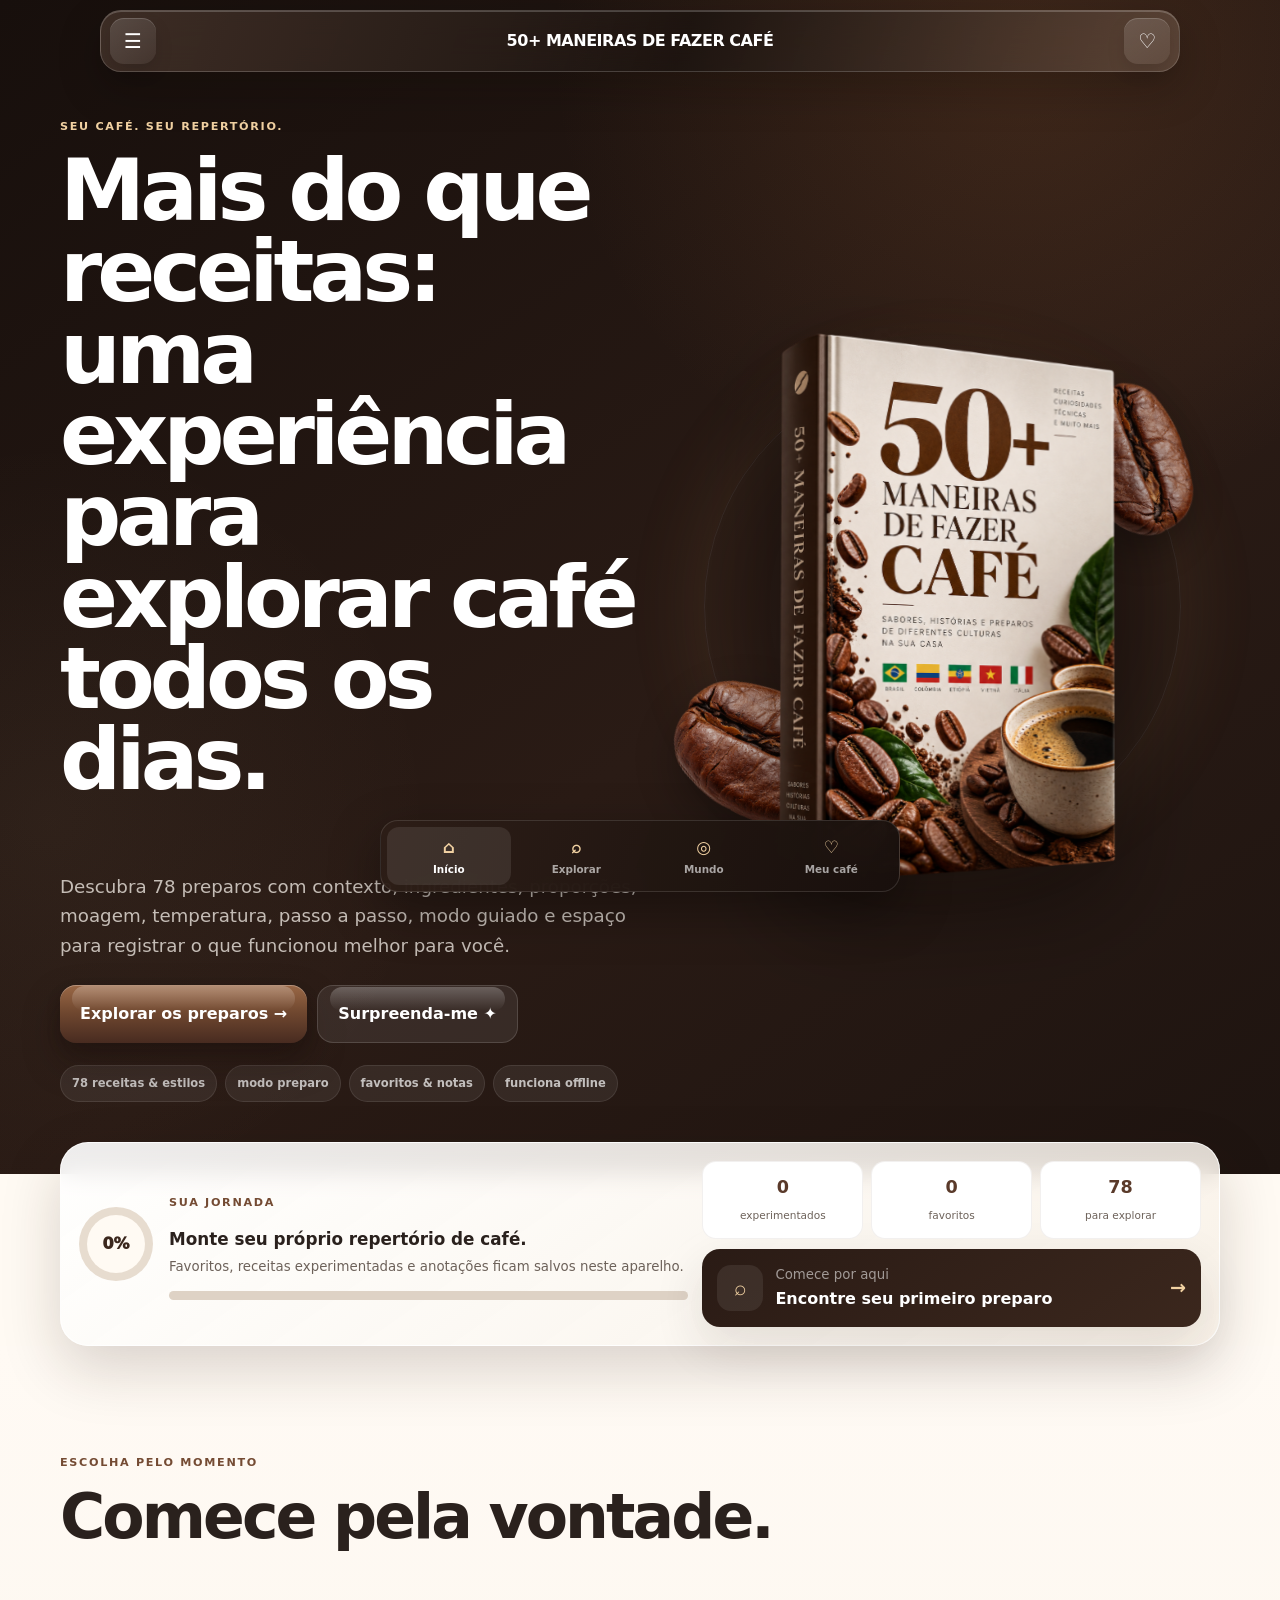
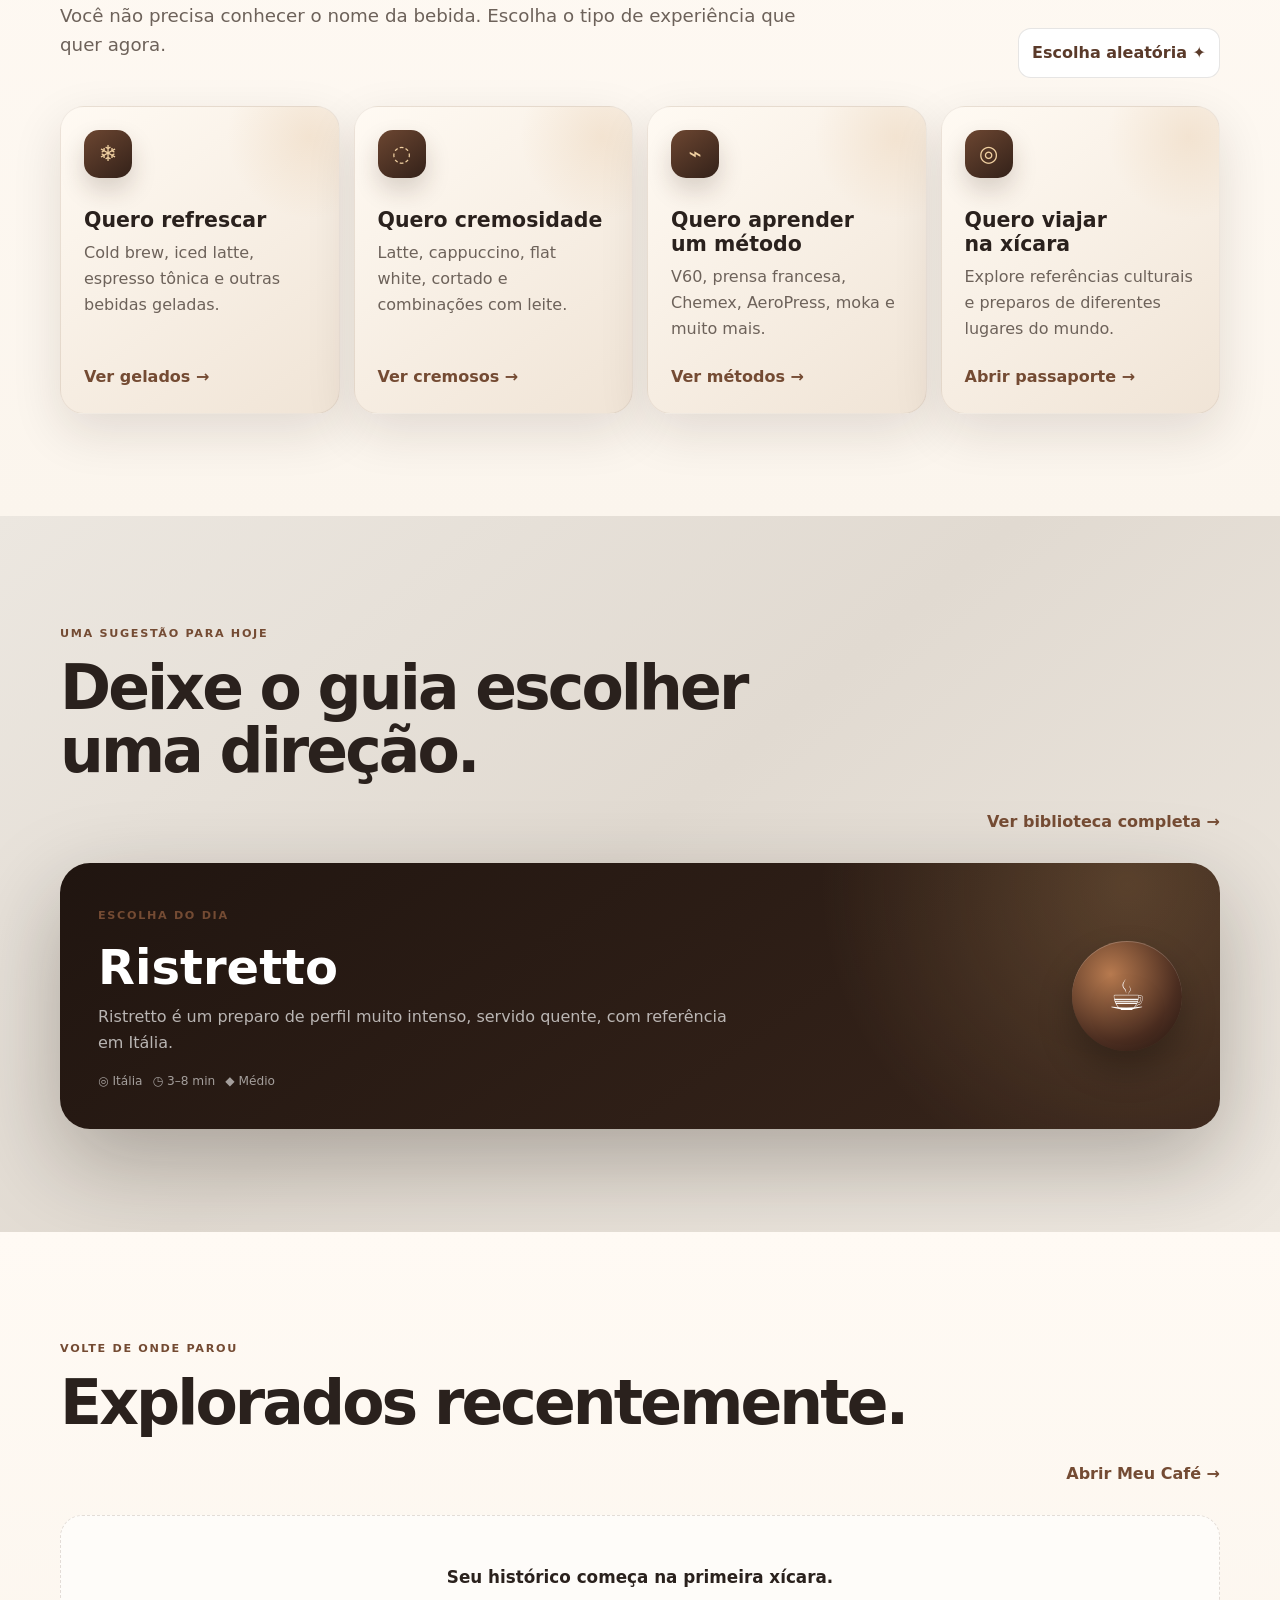
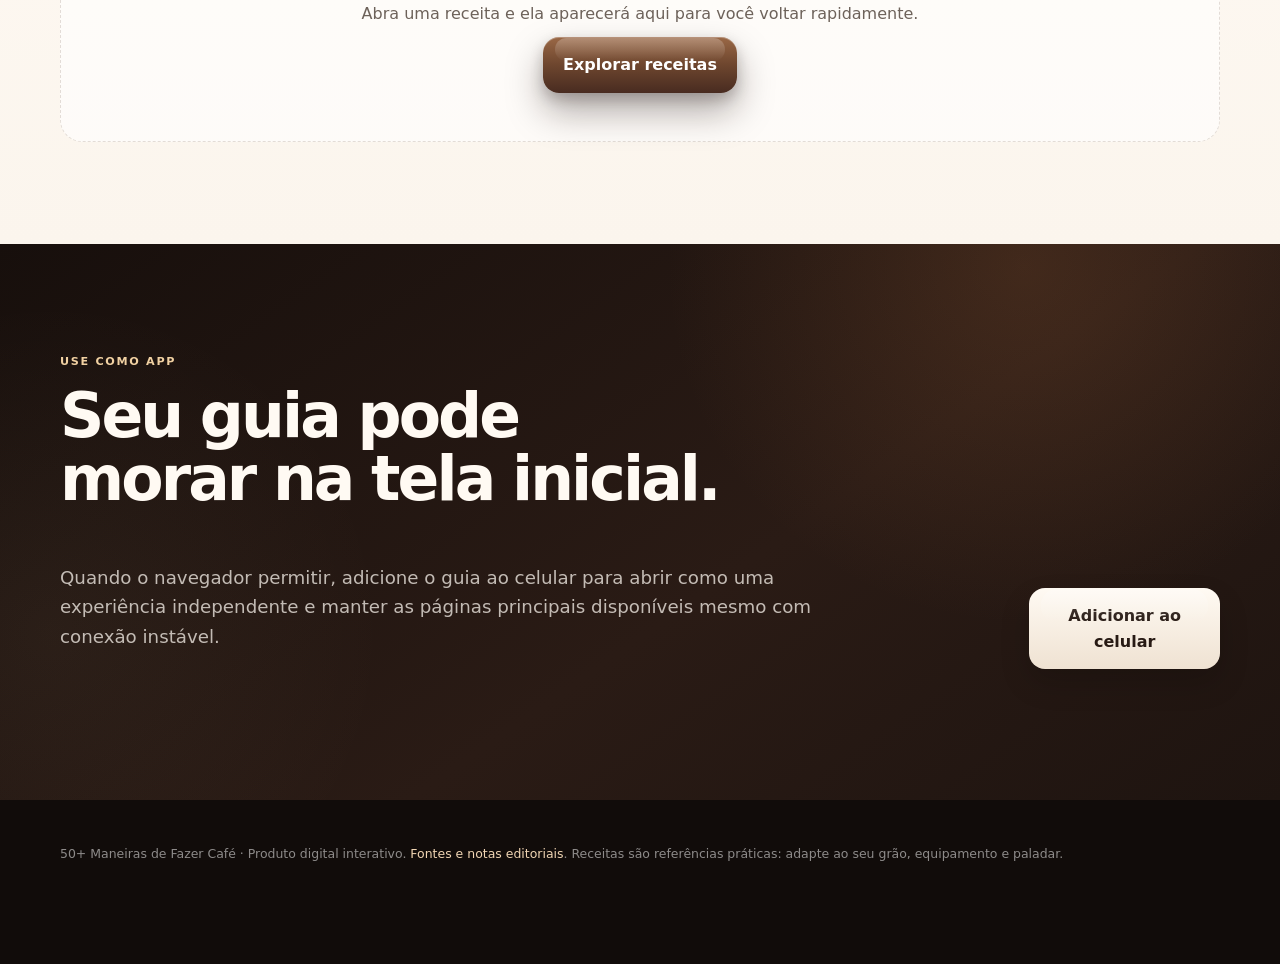
<file: index.html>
<!doctype html><html lang="pt-BR"><head><meta charset="utf-8"><meta name="viewport" content="width=device-width,initial-scale=1,viewport-fit=cover"><meta name="theme-color" content="#1b120e"><meta name="robots" content="noindex,nofollow"><title>50+ Maneiras de Fazer Café · Seu guia premium</title><meta name="description" content="Explore dezenas de cafés, métodos e estilos em um guia interativo premium."><link rel="manifest" href="manifest.webmanifest"><link rel="icon" href="assets/icons/icon.svg" type="image/svg+xml"><link rel="stylesheet" href="css/style.css"></head><body>
<header class="site-header"><div class="header-inner"><button class="header-btn" id="menuToggle" aria-label="Abrir menu" aria-expanded="false"><span>☰</span></button><a class="brand" href="index.html">50+ MANEIRAS DE FAZER CAFÉ</a><a class="header-btn" href="favoritos.html" aria-label="Meu café"><span>♡</span></a></div></header>
<nav id="menu" class="menu"><a href="index.html">Início</a><a href="explorar.html">Explorar preparos</a><a href="mundo.html">Café pelo mundo</a><a href="favoritos.html">Meu café</a><a href="guia.html">Guia rápido</a><a href="fontes.html">Fontes & notas</a></nav>

<main>
<section class="home-hero section-dark">
  <div class="container home-grid">
    <div class="home-copy reveal">
      <span class="eyebrow">Seu café. Seu repertório.</span>
      <h1>Mais do que receitas: uma experiência para explorar café todos os dias.</h1>
      <p class="lead">Descubra 78 preparos com contexto, ingredientes, proporções, moagem, temperatura, passo a passo, modo guiado e espaço para registrar o que funcionou melhor para você.</p>
      <div class="hero-actions"><a class="btn btn-primary" href="explorar.html">Explorar os preparos →</a><button class="btn btn-secondary" type="button" data-surprise>Surpreenda-me ✦</button></div>
      <div class="hero-pills"><span>78 receitas & estilos</span><span>modo preparo</span><span>favoritos & notas</span><span>funciona offline</span></div>
    </div>
    <div class="home-visual reveal" aria-label="Capa do guia digital"><div class="home-ring"></div><img class="home-book" src="assets/images/book-cover.png" alt="Capa do guia 50+ Maneiras de Fazer Café"><img class="home-bean a" src="assets/images/coffee-bean.png" alt=""><img class="home-bean b" src="assets/images/coffee-bean.png" alt=""></div>
  </div>
</section>

<div class="container dashboard-strip reveal">
  <div class="dashboard-card">
    <div class="dashboard-top">
      <div class="progress-ring" id="progressRing"><span id="statProgress">0%</span></div>
      <div class="dashboard-copy"><span class="eyebrow">Sua jornada</span><strong>Monte seu próprio repertório de café.</strong><small>Favoritos, receitas experimentadas e anotações ficam salvos neste aparelho.</small><div class="progress" style="margin-top:12px"><i id="homeProgress"></i></div></div>
    </div>
    <div>
      <div class="dashboard-stats"><div class="dashboard-stat"><strong id="statTried">0</strong><span>experimentados</span></div><div class="dashboard-stat"><strong id="statFavs">0</strong><span>favoritos</span></div><div class="dashboard-stat"><strong>78</strong><span>para explorar</span></div></div>
      <div id="continueWrap" style="margin-top:10px"></div>
    </div>
  </div>
</div>

<section class="section section-light">
  <div class="container">
    <div class="section-head"><div><span class="eyebrow">Escolha pelo momento</span><h2>Comece pela vontade.</h2><p class="lead">Você não precisa conhecer o nome da bebida. Escolha o tipo de experiência que quer agora.</p></div><button class="mini-btn" data-surprise>Escolha aleatória ✦</button></div>
    <div class="intent-grid">
      <a class="intent-card" href="explorar.html?cat=Gelados"><span class="intent-icon">❄</span><h3>Quero refrescar</h3><p>Cold brew, iced latte, espresso tônica e outras bebidas geladas.</p><strong>Ver gelados →</strong></a>
      <a class="intent-card" href="explorar.html?cat=Com%20leite"><span class="intent-icon">◌</span><h3>Quero cremosidade</h3><p>Latte, cappuccino, flat white, cortado e combinações com leite.</p><strong>Ver cremosos →</strong></a>
      <a class="intent-card" href="explorar.html?cat=Métodos"><span class="intent-icon">⌁</span><h3>Quero aprender um método</h3><p>V60, prensa francesa, Chemex, AeroPress, moka e muito mais.</p><strong>Ver métodos →</strong></a>
      <a class="intent-card" href="mundo.html"><span class="intent-icon">◎</span><h3>Quero viajar na xícara</h3><p>Explore referências culturais e preparos de diferentes lugares do mundo.</p><strong>Abrir passaporte →</strong></a>
    </div>
  </div>
</section>

<section class="section section-mineral">
  <div class="container">
    <div class="section-head"><div><span class="eyebrow">Uma sugestão para hoje</span><h2>Deixe o guia escolher uma direção.</h2></div><a href="explorar.html">Ver biblioteca completa →</a></div>
    <div id="dailyWrap"></div>
  </div>
</section>

<section class="section section-light">
  <div class="container">
    <div class="section-head"><div><span class="eyebrow">Volte de onde parou</span><h2>Explorados recentemente.</h2></div><a href="favoritos.html">Abrir Meu Café →</a></div>
    <div id="recentWrap" class="recipe-grid"></div>
  </div>
</section>

<section class="section section-dark">
  <div class="container">
    <div class="section-head"><div><span class="eyebrow">Use como app</span><h2>Seu guia pode morar na tela inicial.</h2><p class="lead">Quando o navegador permitir, adicione o guia ao celular para abrir como uma experiência independente e manter as páginas principais disponíveis mesmo com conexão instável.</p></div><button class="btn btn-light" data-install hidden>Adicionar ao celular</button></div>
  </div>
</section>
</main>

<footer class="footer"><div class="container">50+ Maneiras de Fazer Café · Produto digital interativo. <a href="fontes.html">Fontes e notas editoriais</a>. Receitas são referências práticas: adapte ao seu grão, equipamento e paladar.</div></footer>
<nav class="bottom-nav"><a data-nav="inicio" href="index.html"><b>⌂</b>Início</a><a data-nav="explorar" href="explorar.html"><b>⌕</b>Explorar</a><a data-nav="mundo" href="mundo.html"><b>◎</b>Mundo</a><a data-nav="meu" href="favoritos.html"><b>♡</b>Meu café</a></nav>
<script src="js/data.js"></script><script src="js/common.js"></script><script src="js/home.js"></script></body></html>
</file>
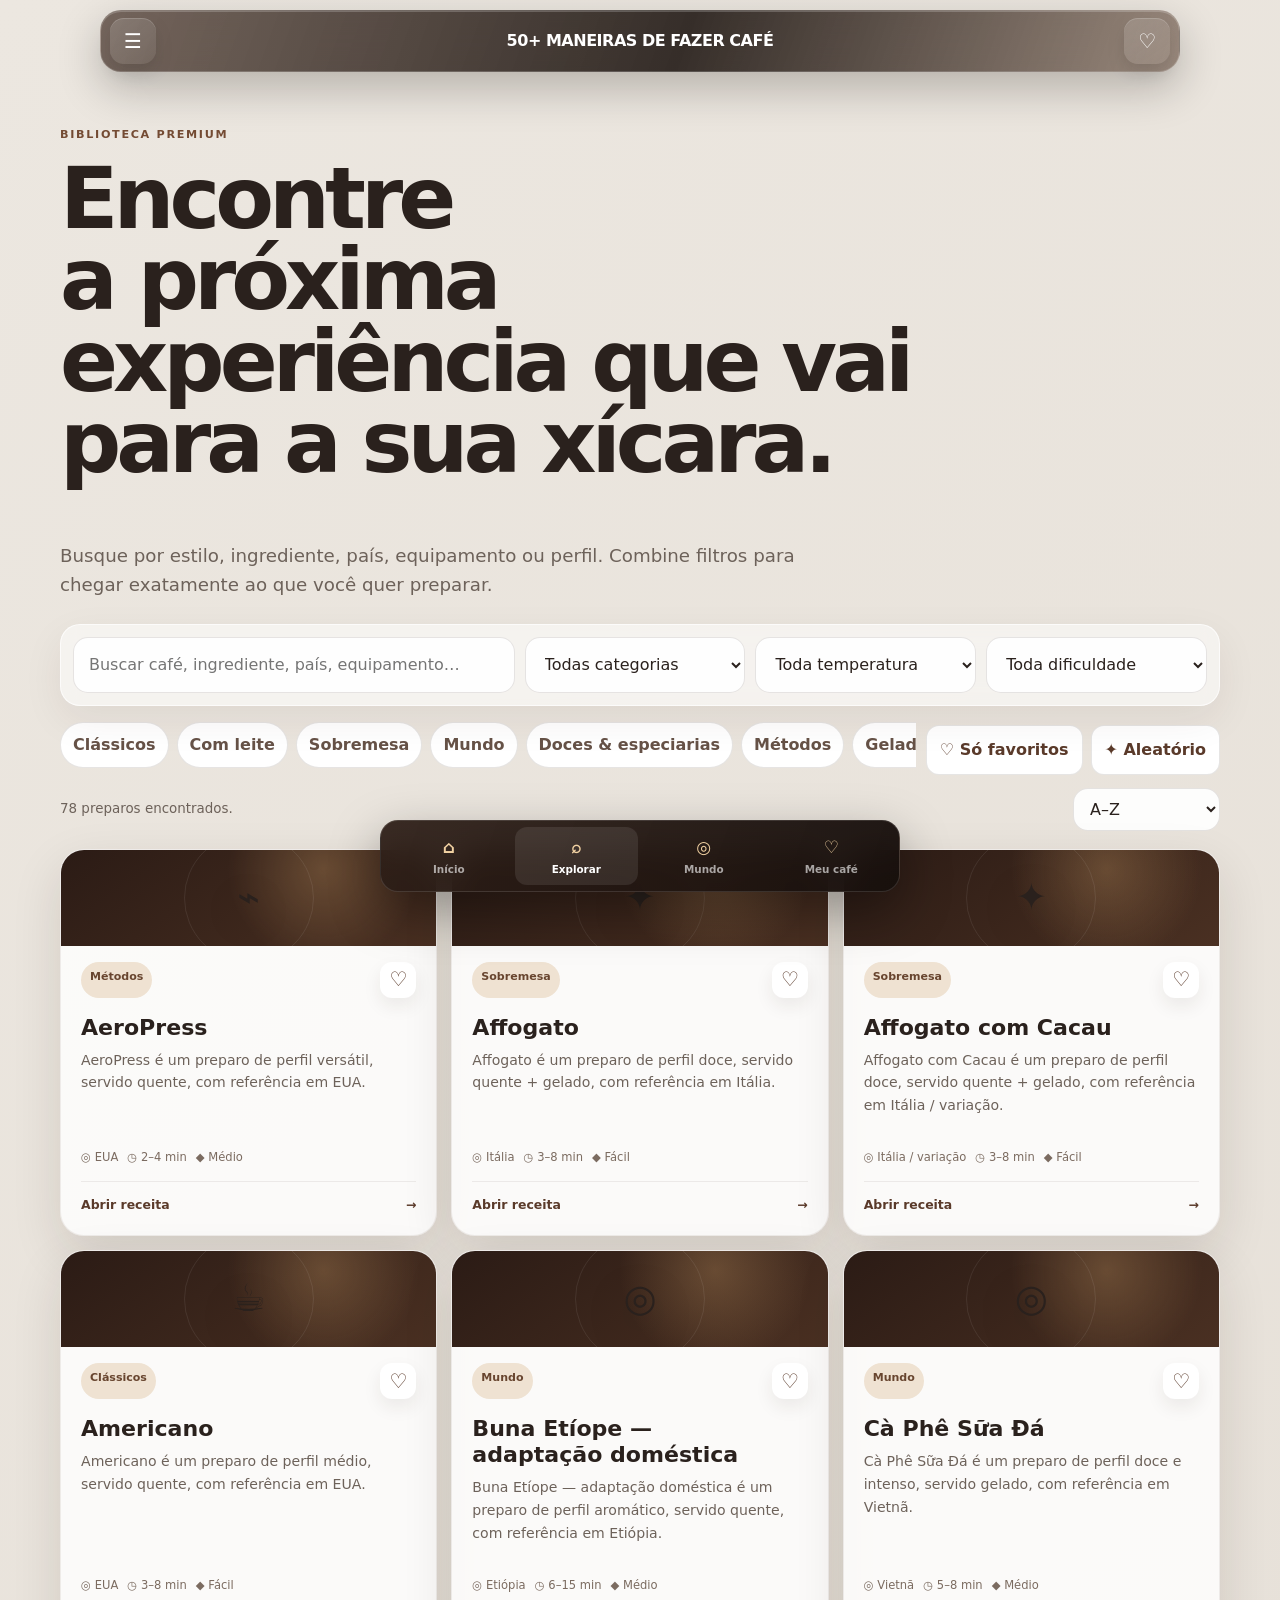
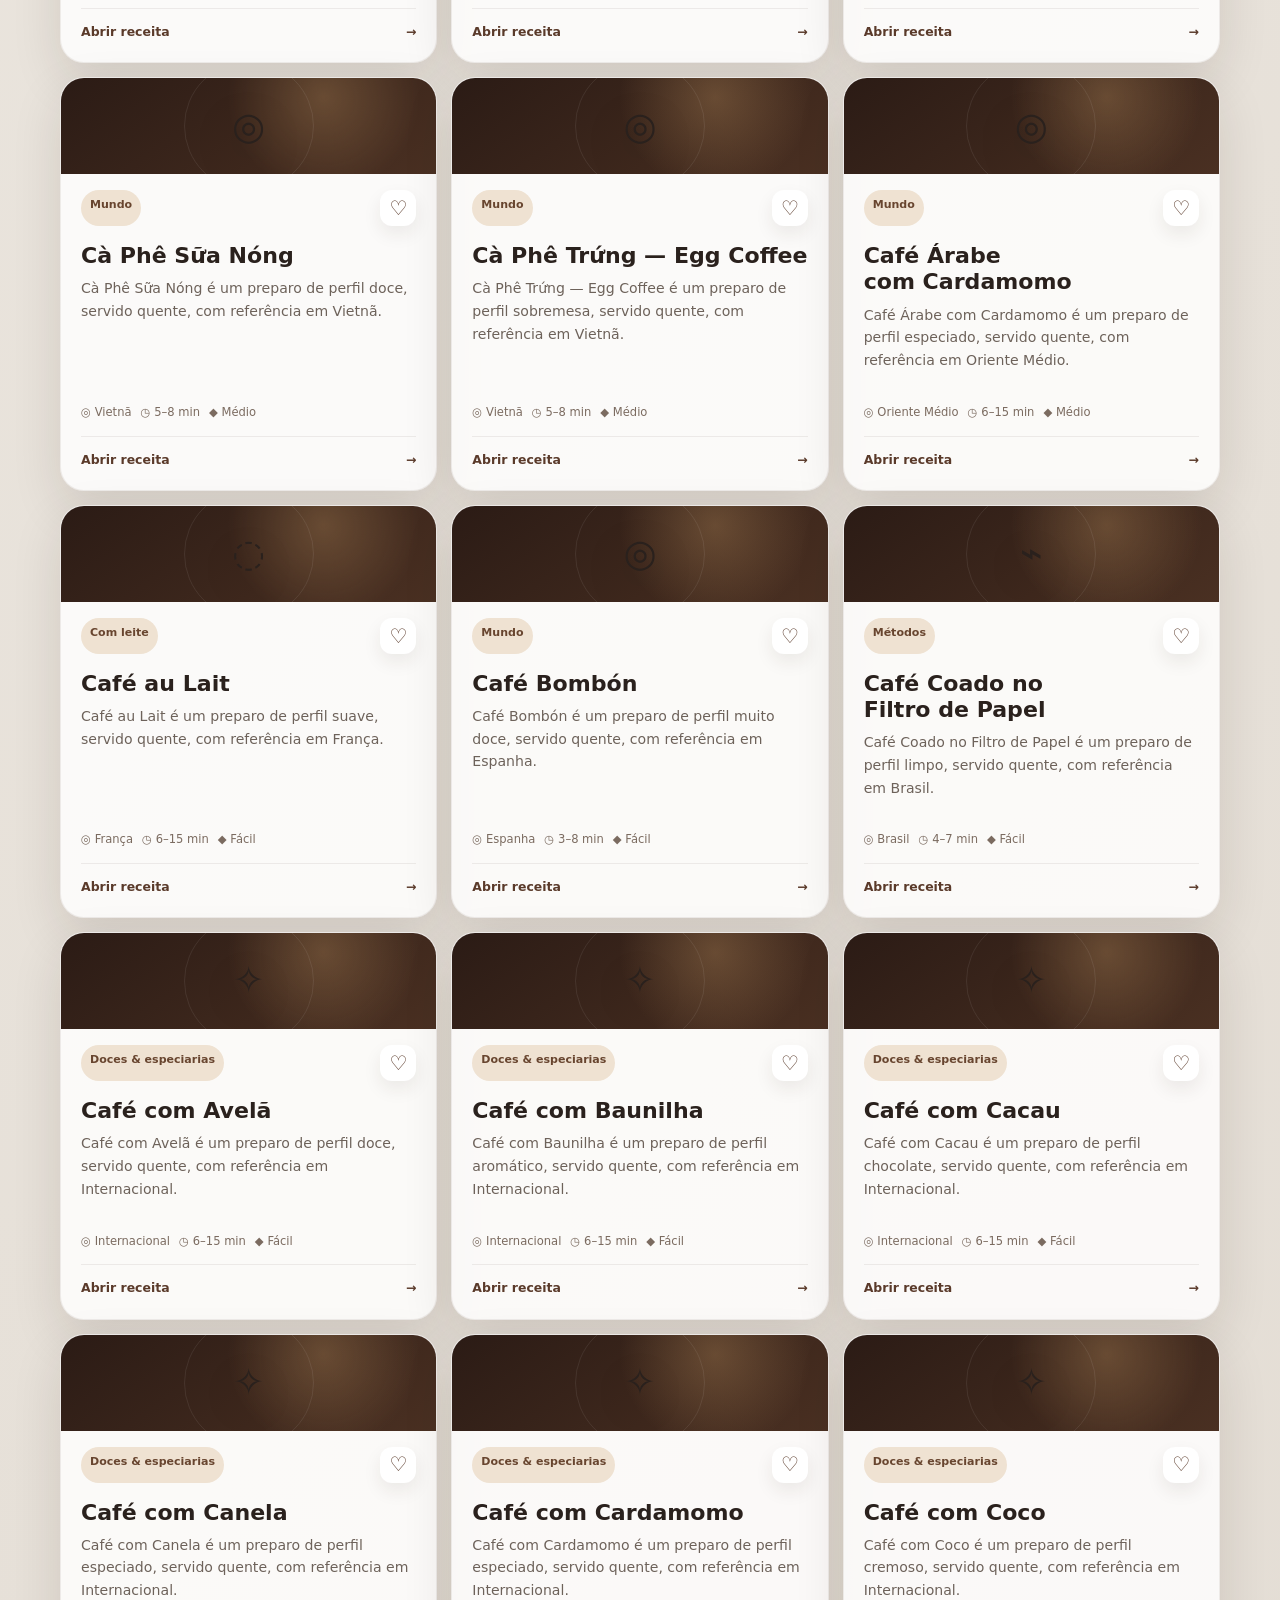
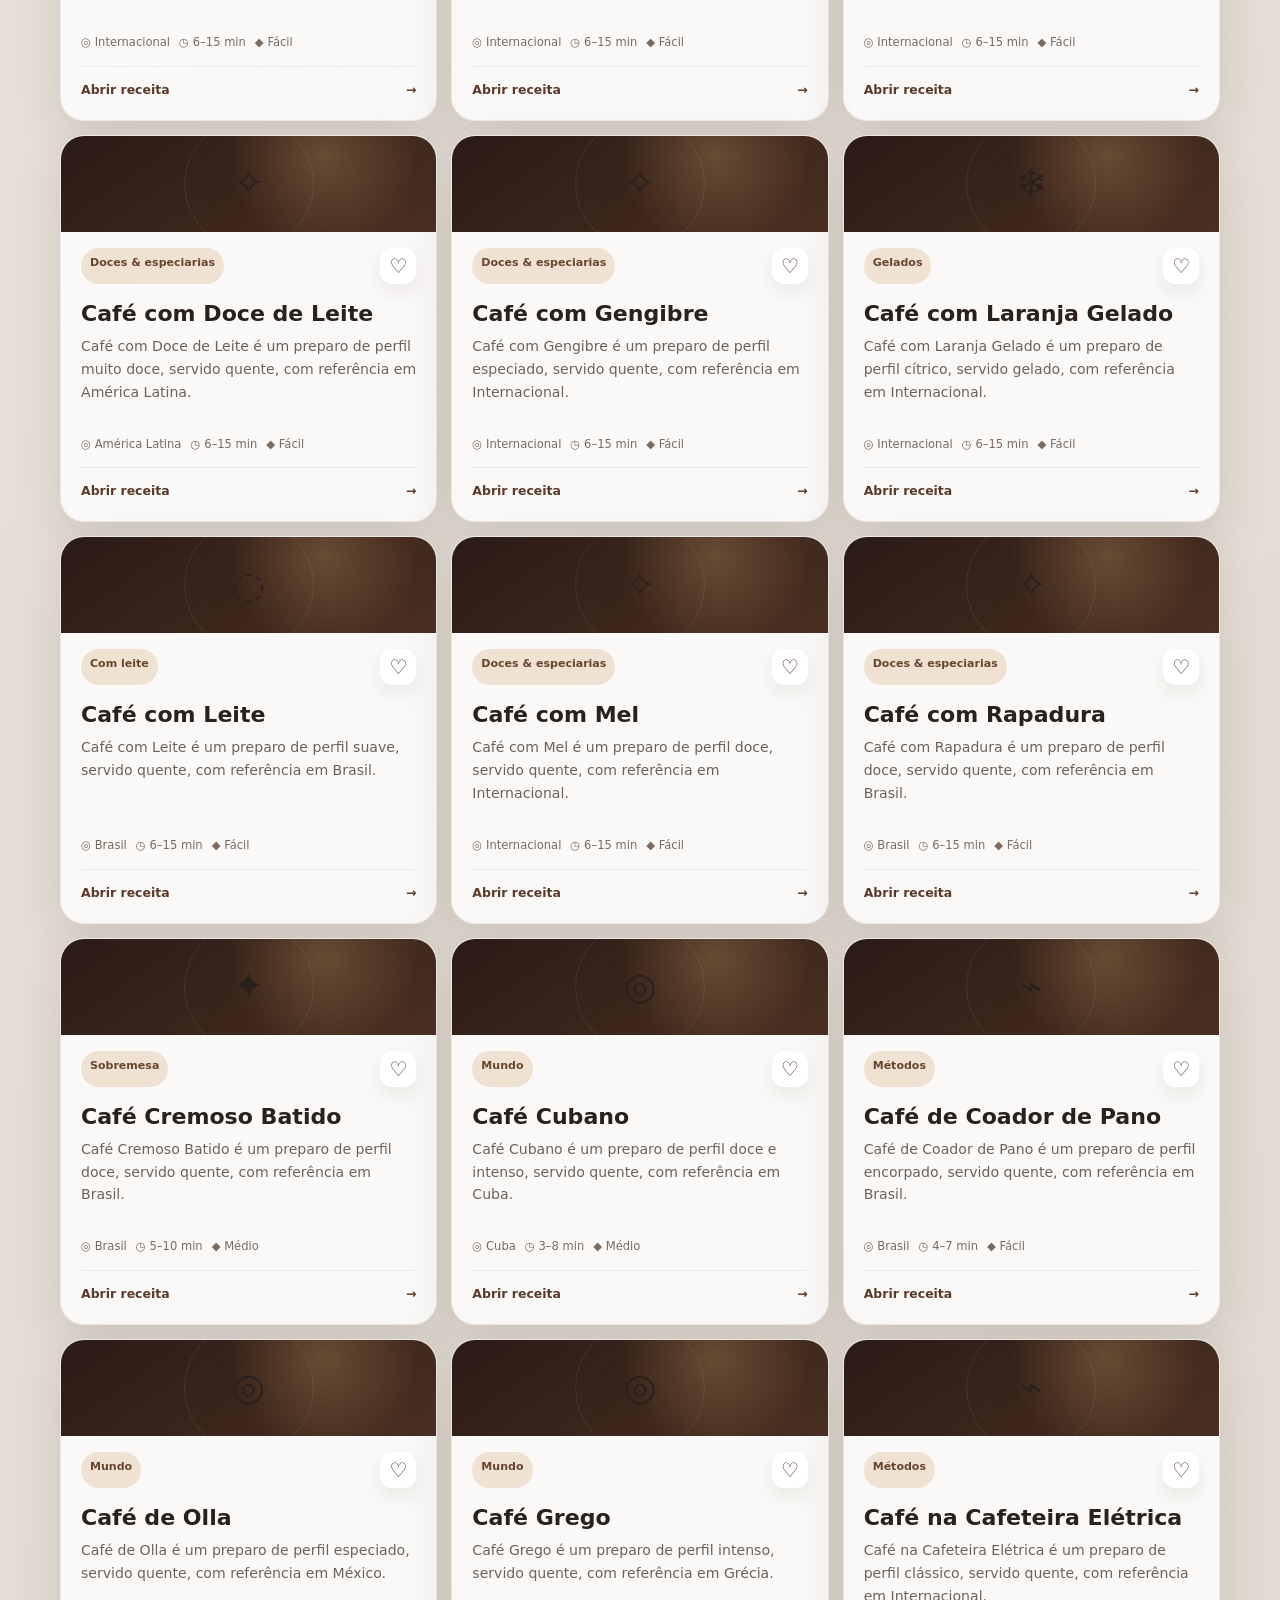
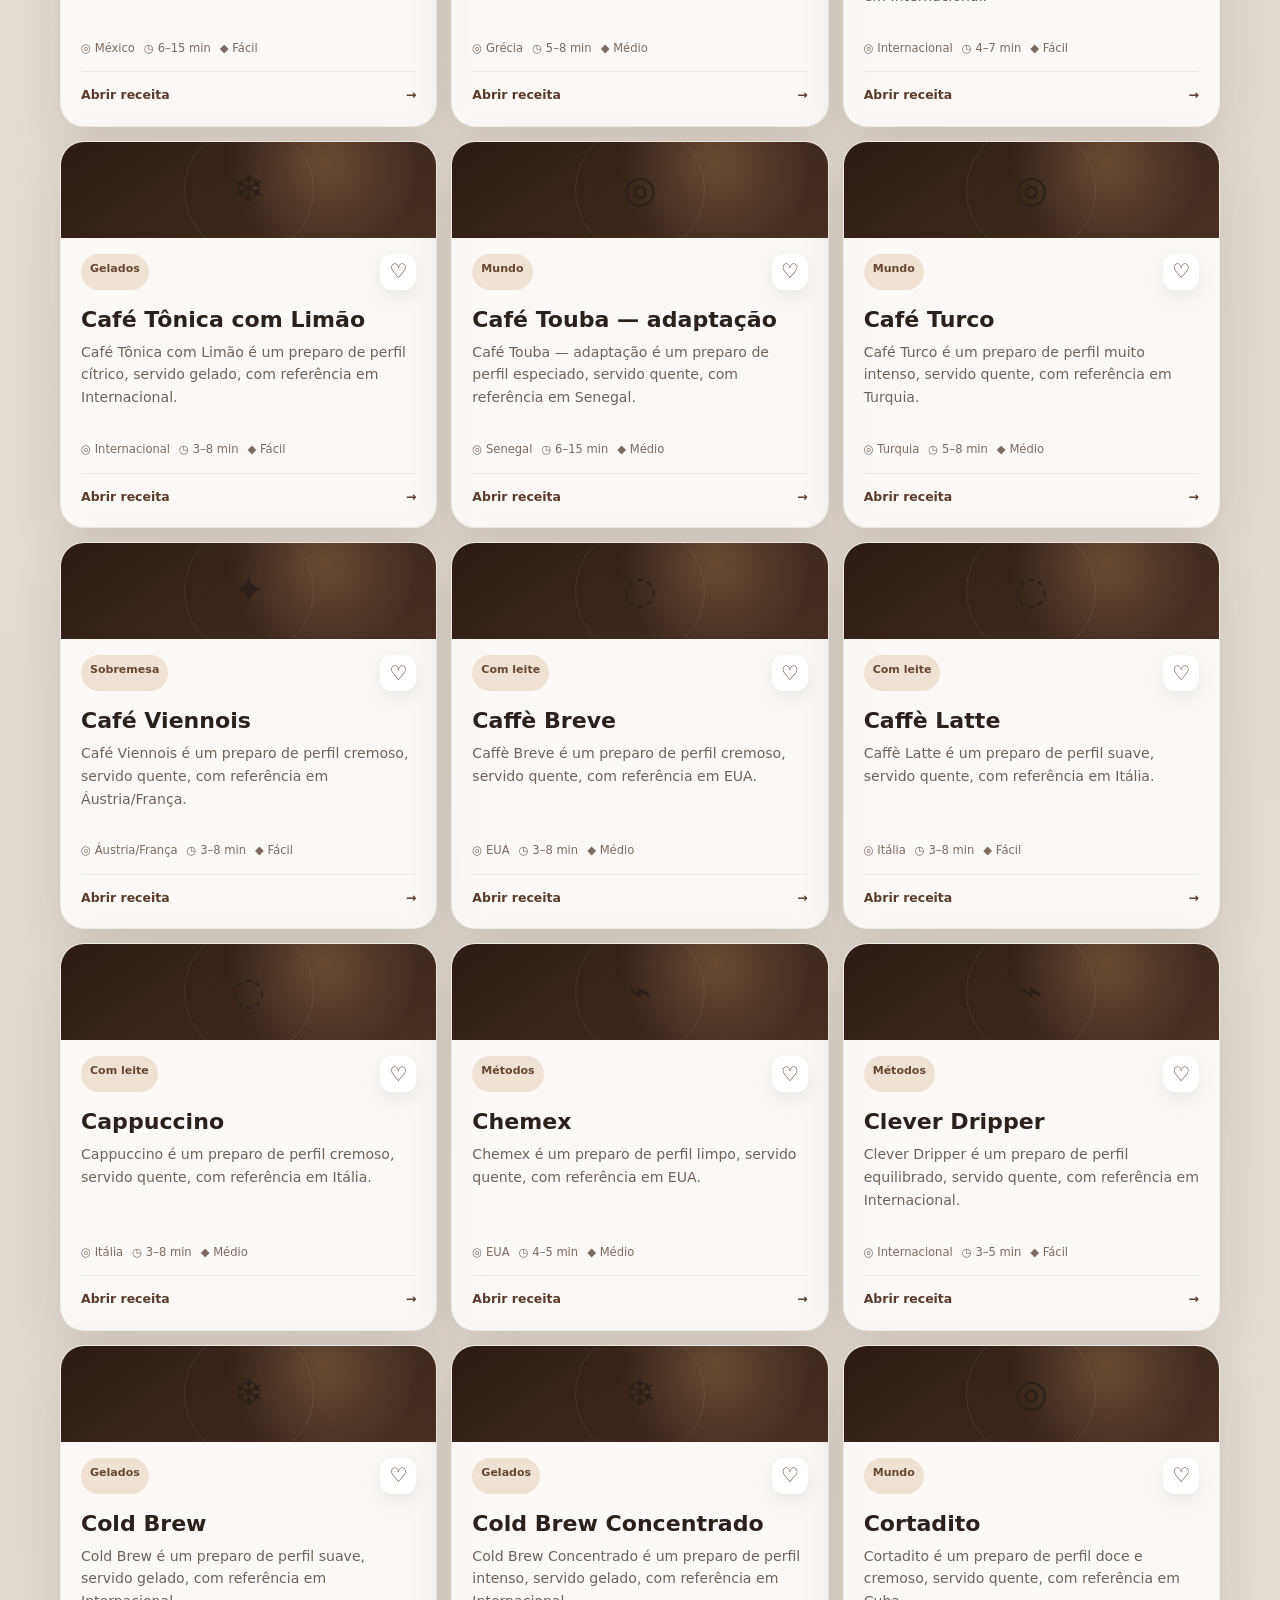
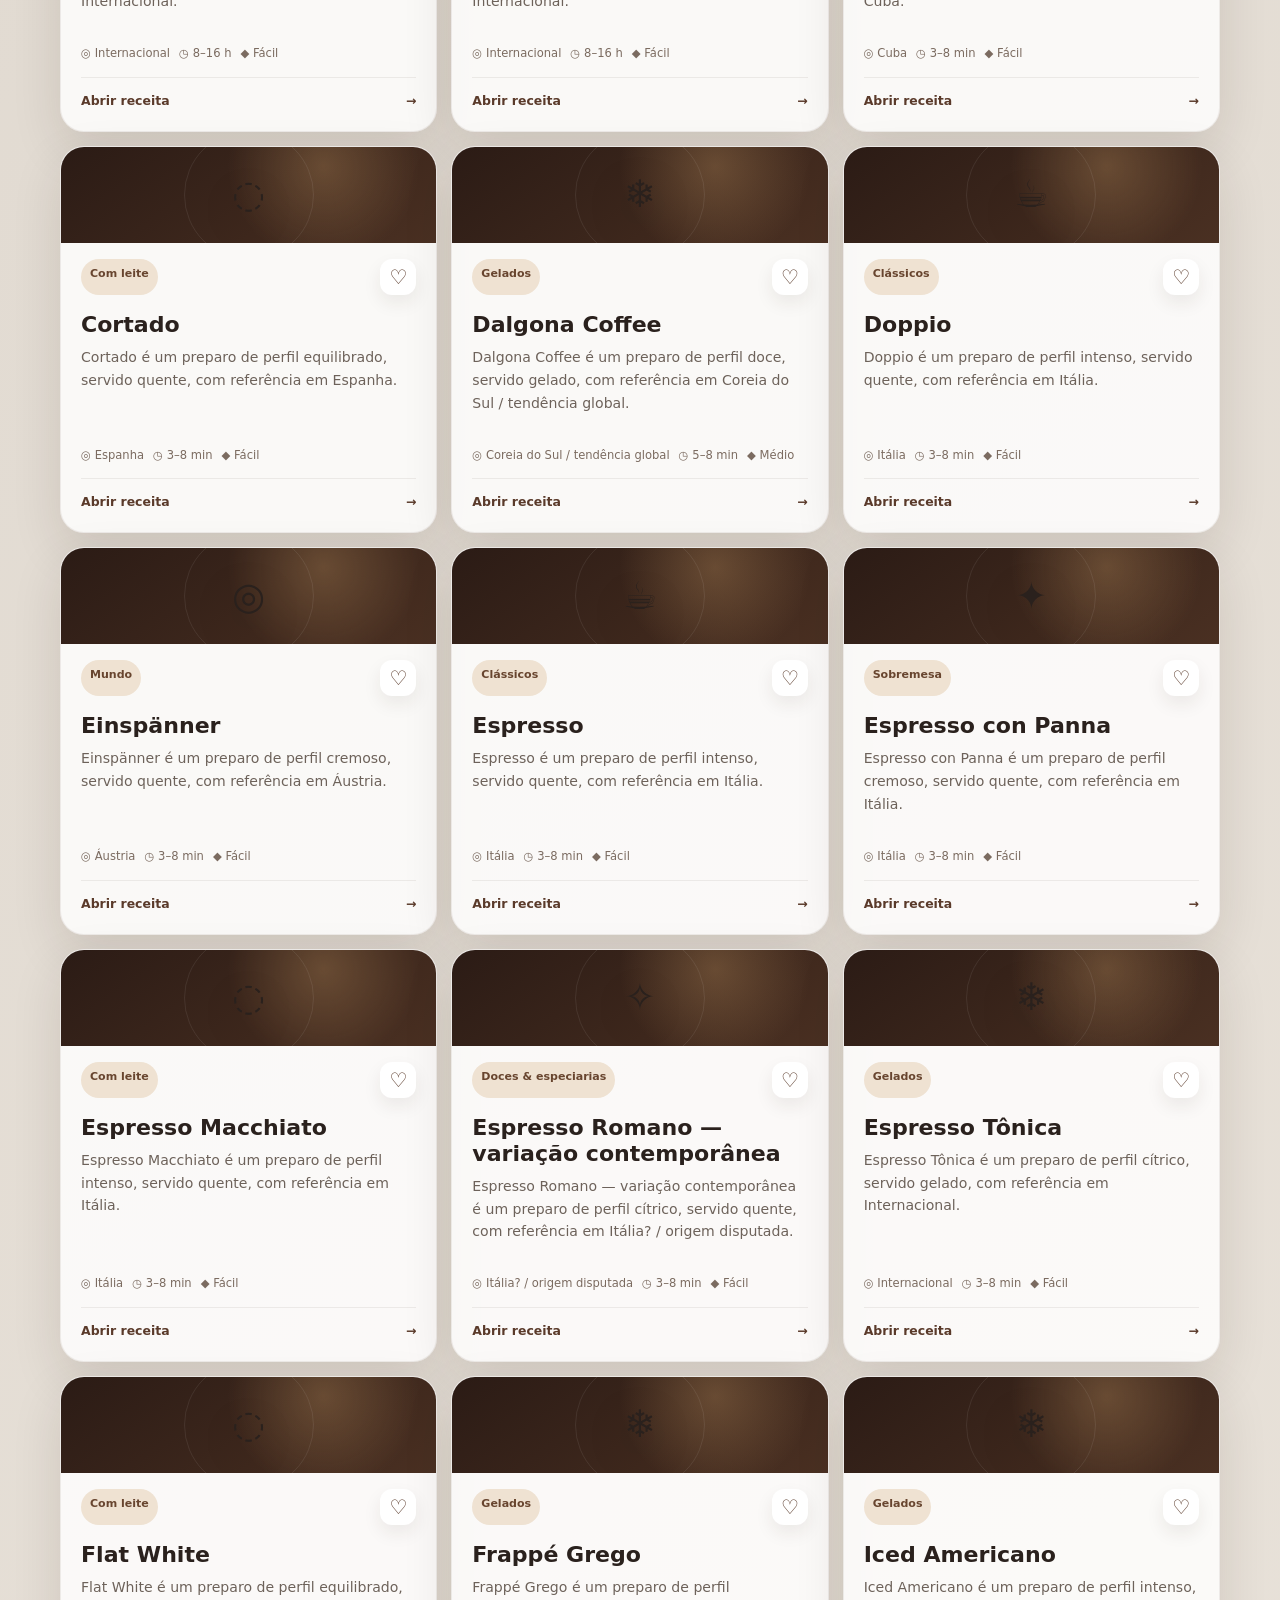
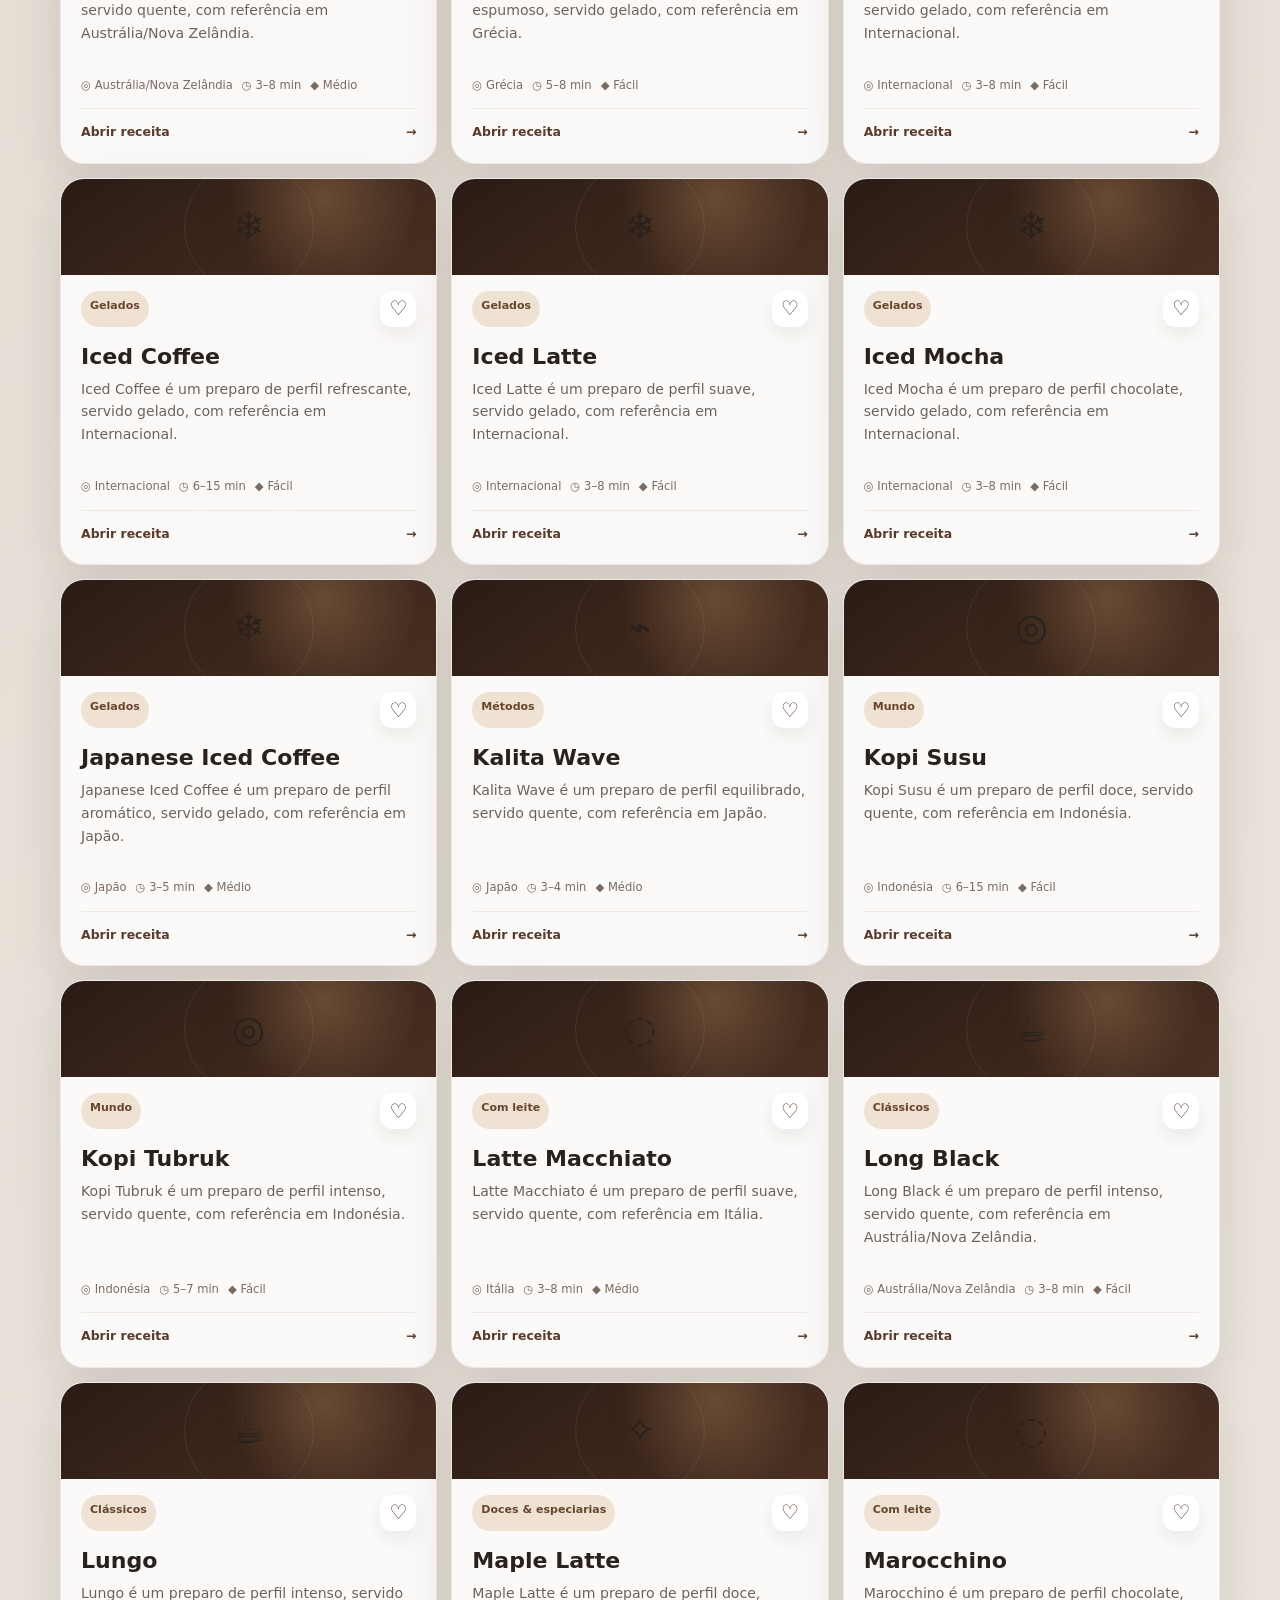
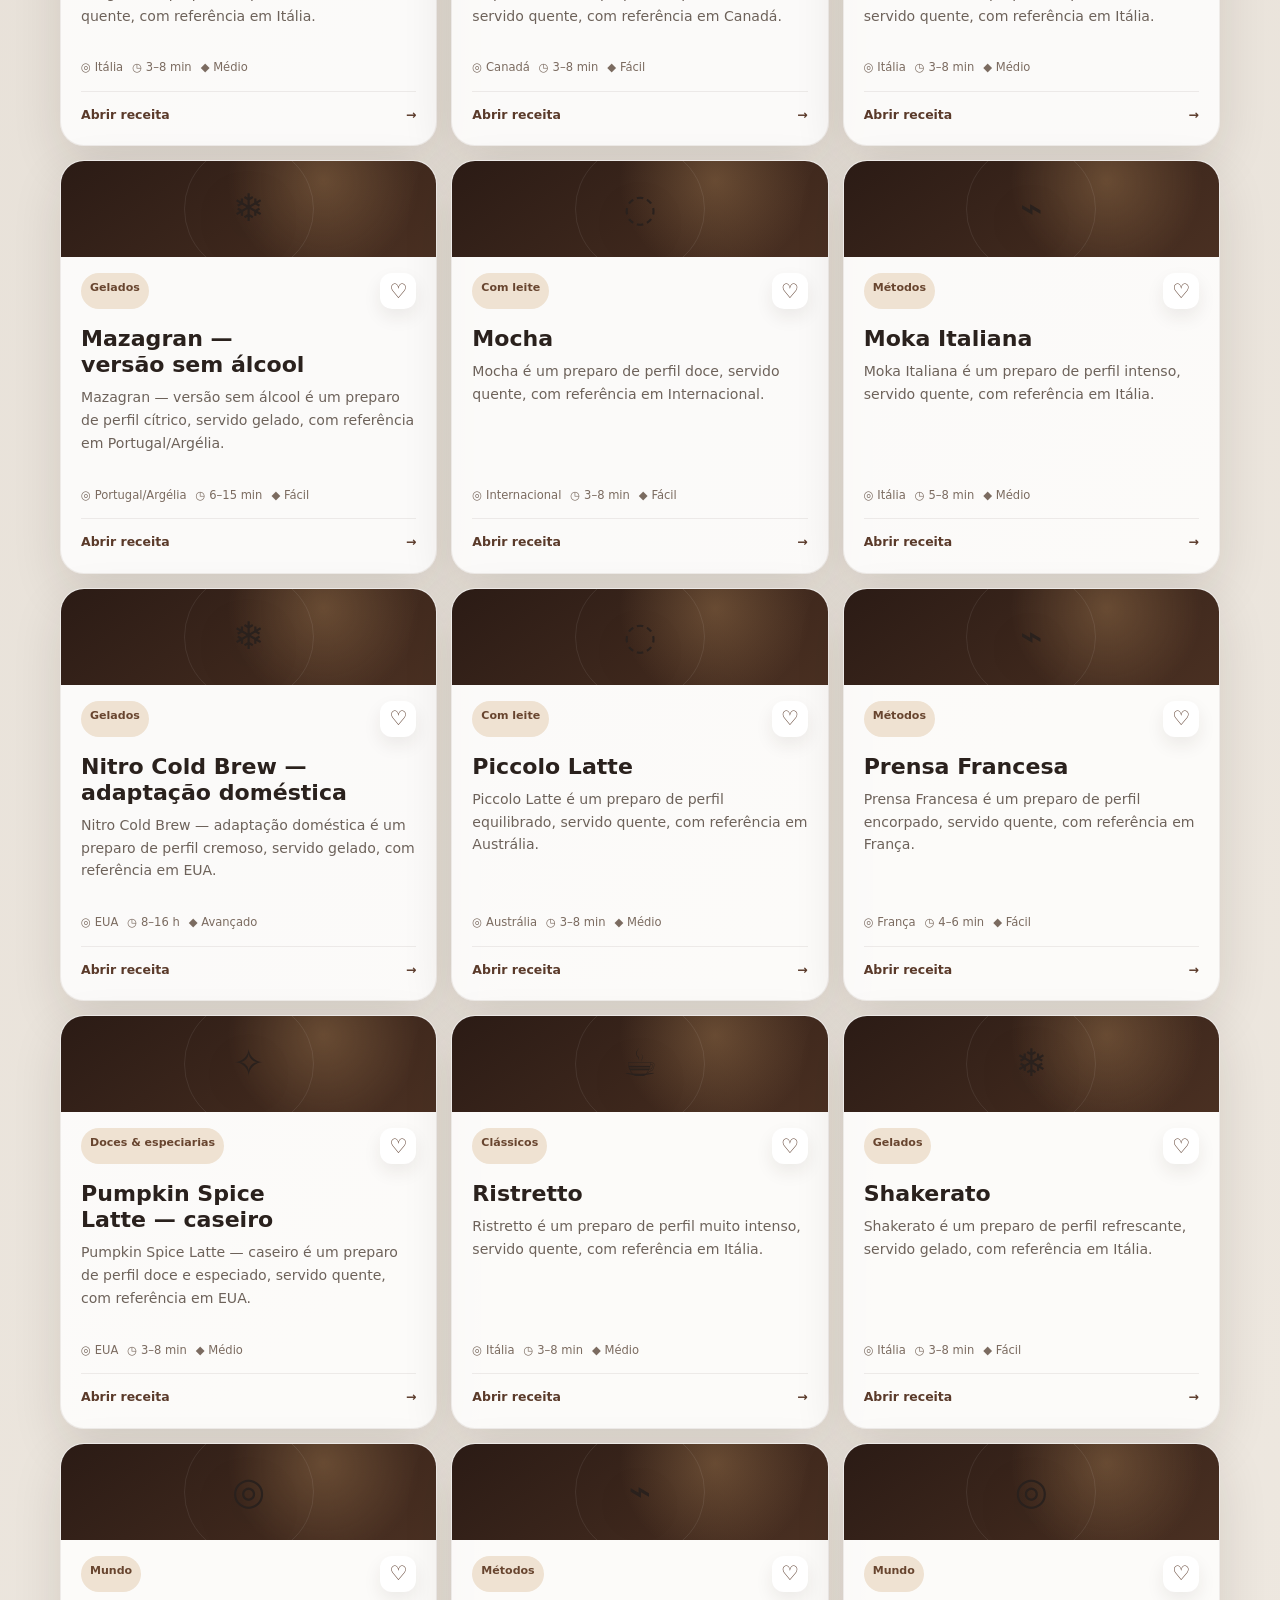
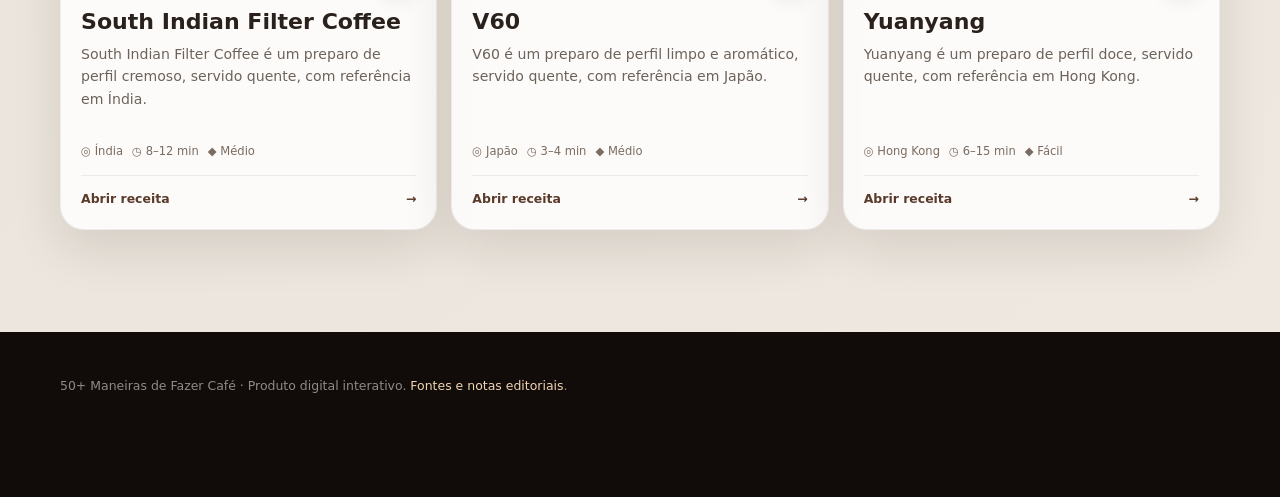
<file: explorar.html>
<!doctype html><html lang="pt-BR"><head><meta charset="utf-8"><meta name="viewport" content="width=device-width,initial-scale=1,viewport-fit=cover"><meta name="theme-color" content="#1b120e"><meta name="robots" content="noindex,nofollow"><title>Explorar cafés · 50+ Maneiras</title><meta name="description" content="Pesquise e filtre todas as receitas do guia."><link rel="manifest" href="manifest.webmanifest"><link rel="icon" href="assets/icons/icon.svg" type="image/svg+xml"><link rel="stylesheet" href="css/style.css"></head><body>
<header class="site-header"><div class="header-inner"><button class="header-btn" id="menuToggle" aria-label="Abrir menu" aria-expanded="false"><span>☰</span></button><a class="brand" href="index.html">50+ MANEIRAS DE FAZER CAFÉ</a><a class="header-btn" href="favoritos.html" aria-label="Meu café"><span>♡</span></a></div></header>
<nav id="menu" class="menu"><a href="index.html">Início</a><a href="explorar.html">Explorar preparos</a><a href="mundo.html">Café pelo mundo</a><a href="favoritos.html">Meu café</a><a href="guia.html">Guia rápido</a><a href="fontes.html">Fontes & notas</a></nav>
<main class="section section-mineral" style="padding-top:120px;min-height:100vh">
 <div class="container">
  <span class="eyebrow">Biblioteca premium</span><h1 style="max-width:850px">Encontre a próxima experiência que vai para a sua xícara.</h1><p class="lead">Busque por estilo, ingrediente, país, equipamento ou perfil. Combine filtros para chegar exatamente ao que você quer preparar.</p>
  <div class="toolbar">
   <input id="q" class="field search" placeholder="Buscar café, ingrediente, país, equipamento…">
   <select id="cat" class="field"><option value="">Todas categorias</option></select>
   <select id="temp" class="field"><option value="">Toda temperatura</option></select>
   <select id="diff" class="field"><option value="">Toda dificuldade</option></select>
  </div>
  <div style="display:flex;justify-content:space-between;gap:10px;align-items:center;flex-wrap:wrap"><div id="chips" class="chips" style="flex:1"></div><div style="display:flex;gap:8px"><button id="favOnly" class="mini-btn">♡ Só favoritos</button><button id="random" class="mini-btn">✦ Aleatório</button></div></div>
  <div style="display:flex;justify-content:space-between;gap:12px;align-items:center;margin:8px 0 18px"><p id="count" class="lead" style="font-size:.84rem;margin:0"></p><select id="sort" class="field" style="width:auto;padding:10px 12px"><option value="name">A–Z</option><option value="quick">Mais rápidos</option><option value="easy">Mais fáceis</option><option value="country">Por país</option></select></div>
  <div id="grid" class="recipe-grid"></div>
 </div>
</main>
<footer class="footer"><div class="container">50+ Maneiras de Fazer Café · Produto digital interativo. <a href="fontes.html">Fontes e notas editoriais</a>.</div></footer>
<nav class="bottom-nav"><a data-nav="inicio" href="index.html"><b>⌂</b>Início</a><a data-nav="explorar" href="explorar.html"><b>⌕</b>Explorar</a><a data-nav="mundo" href="mundo.html"><b>◎</b>Mundo</a><a data-nav="meu" href="favoritos.html"><b>♡</b>Meu café</a></nav>
<script src="js/data.js"></script><script src="js/common.js"></script><script src="js/explore.js"></script></body></html>
</file>
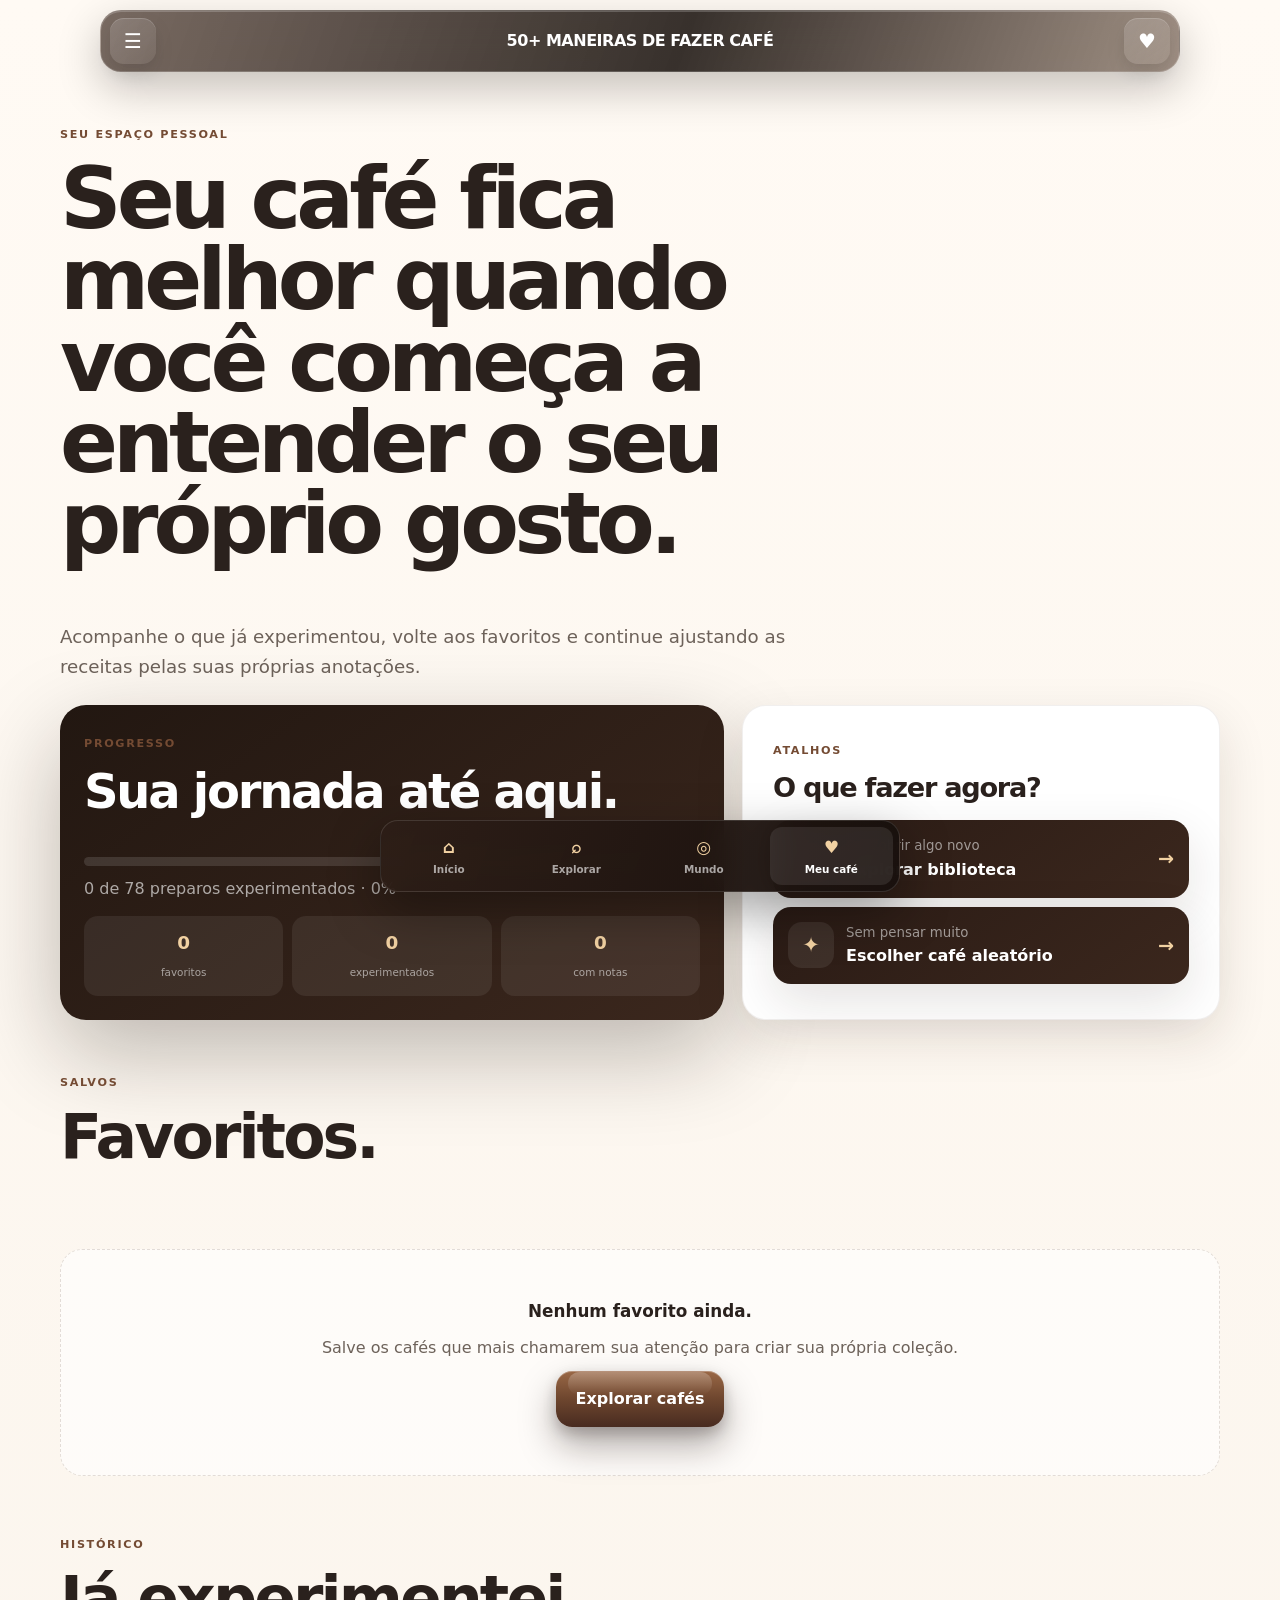
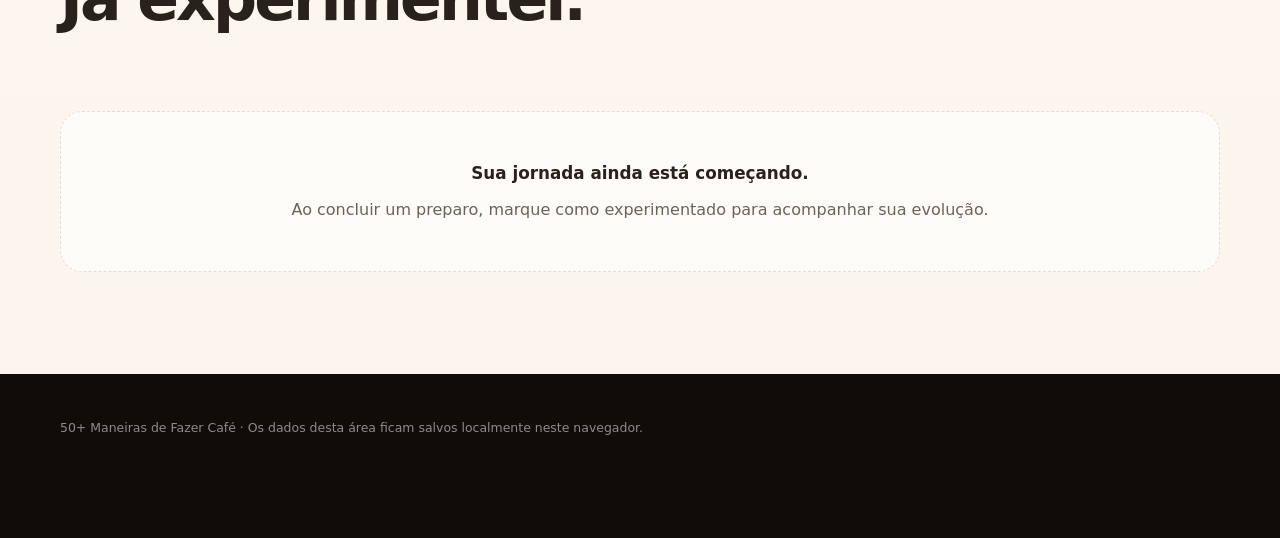
<file: favoritos.html>
<!doctype html><html lang="pt-BR"><head><meta charset="utf-8"><meta name="viewport" content="width=device-width,initial-scale=1,viewport-fit=cover"><meta name="theme-color" content="#1b120e"><meta name="robots" content="noindex,nofollow"><title>Meu café · 50+ Maneiras</title><meta name="description" content="Seu espaço pessoal com favoritos, progresso e notas."><link rel="manifest" href="manifest.webmanifest"><link rel="icon" href="assets/icons/icon.svg" type="image/svg+xml"><link rel="stylesheet" href="css/style.css"></head><body>
<header class="site-header"><div class="header-inner"><button class="header-btn" id="menuToggle" aria-label="Abrir menu" aria-expanded="false"><span>☰</span></button><a class="brand" href="index.html">50+ MANEIRAS DE FAZER CAFÉ</a><a class="header-btn" href="favoritos.html" aria-label="Meu café"><span>♥</span></a></div></header>
<nav id="menu" class="menu"><a href="index.html">Início</a><a href="explorar.html">Explorar preparos</a><a href="mundo.html">Café pelo mundo</a><a href="favoritos.html">Meu café</a><a href="guia.html">Guia rápido</a><a href="fontes.html">Fontes & notas</a></nav>
<main class="section section-light" style="padding-top:120px;min-height:100vh">
 <div class="container">
  <span class="eyebrow">Seu espaço pessoal</span><h1 style="max-width:820px">Seu café fica melhor quando você começa a entender o seu próprio gosto.</h1><p class="lead">Acompanhe o que já experimentou, volte aos favoritos e continue ajustando as receitas pelas suas próprias anotações.</p>
  <div class="profile-hero">
   <section class="profile-card"><span class="eyebrow">Progresso</span><h2 style="font-size:clamp(2rem,5vw,3rem)">Sua jornada até aqui.</h2><div class="progress"><i id="progress"></i></div><p id="progressText" style="margin:10px 0 0;color:rgba(255,255,255,.62)">0 de 78 preparos</p><div class="profile-stats"><div><strong id="favCount">0</strong><span>favoritos</span></div><div><strong id="triedCount">0</strong><span>experimentados</span></div><div><strong id="noteCount">0</strong><span>com notas</span></div></div></section>
   <section class="panel"><span class="eyebrow">Atalhos</span><h2 style="font-size:1.7rem">O que fazer agora?</h2><div style="display:grid;gap:9px"><a class="resume-card" href="explorar.html"><span class="resume-icon">⌕</span><span><small>Descobrir algo novo</small><strong>Explorar biblioteca</strong></span><b>→</b></a><button class="resume-card" id="random" style="border:0;text-align:left"><span class="resume-icon">✦</span><span><small>Sem pensar muito</small><strong>Escolher café aleatório</strong></span><b>→</b></button></div></section>
  </div>
  <div class="section-head" style="margin-top:48px"><div><span class="eyebrow">Salvos</span><h2>Favoritos.</h2></div></div><div id="favs" class="recipe-grid"></div>
  <div class="section-head" style="margin-top:54px"><div><span class="eyebrow">Histórico</span><h2>Já experimentei.</h2></div></div><div id="tried" class="recipe-grid"></div>
 </div>
</main>
<footer class="footer"><div class="container">50+ Maneiras de Fazer Café · Os dados desta área ficam salvos localmente neste navegador.</div></footer>
<nav class="bottom-nav"><a data-nav="inicio" href="index.html"><b>⌂</b>Início</a><a data-nav="explorar" href="explorar.html"><b>⌕</b>Explorar</a><a data-nav="mundo" href="mundo.html"><b>◎</b>Mundo</a><a data-nav="meu" href="favoritos.html"><b>♥</b>Meu café</a></nav>
<script src="js/data.js"></script><script src="js/common.js"></script><script src="js/favorites.js"></script></body></html>
</file>
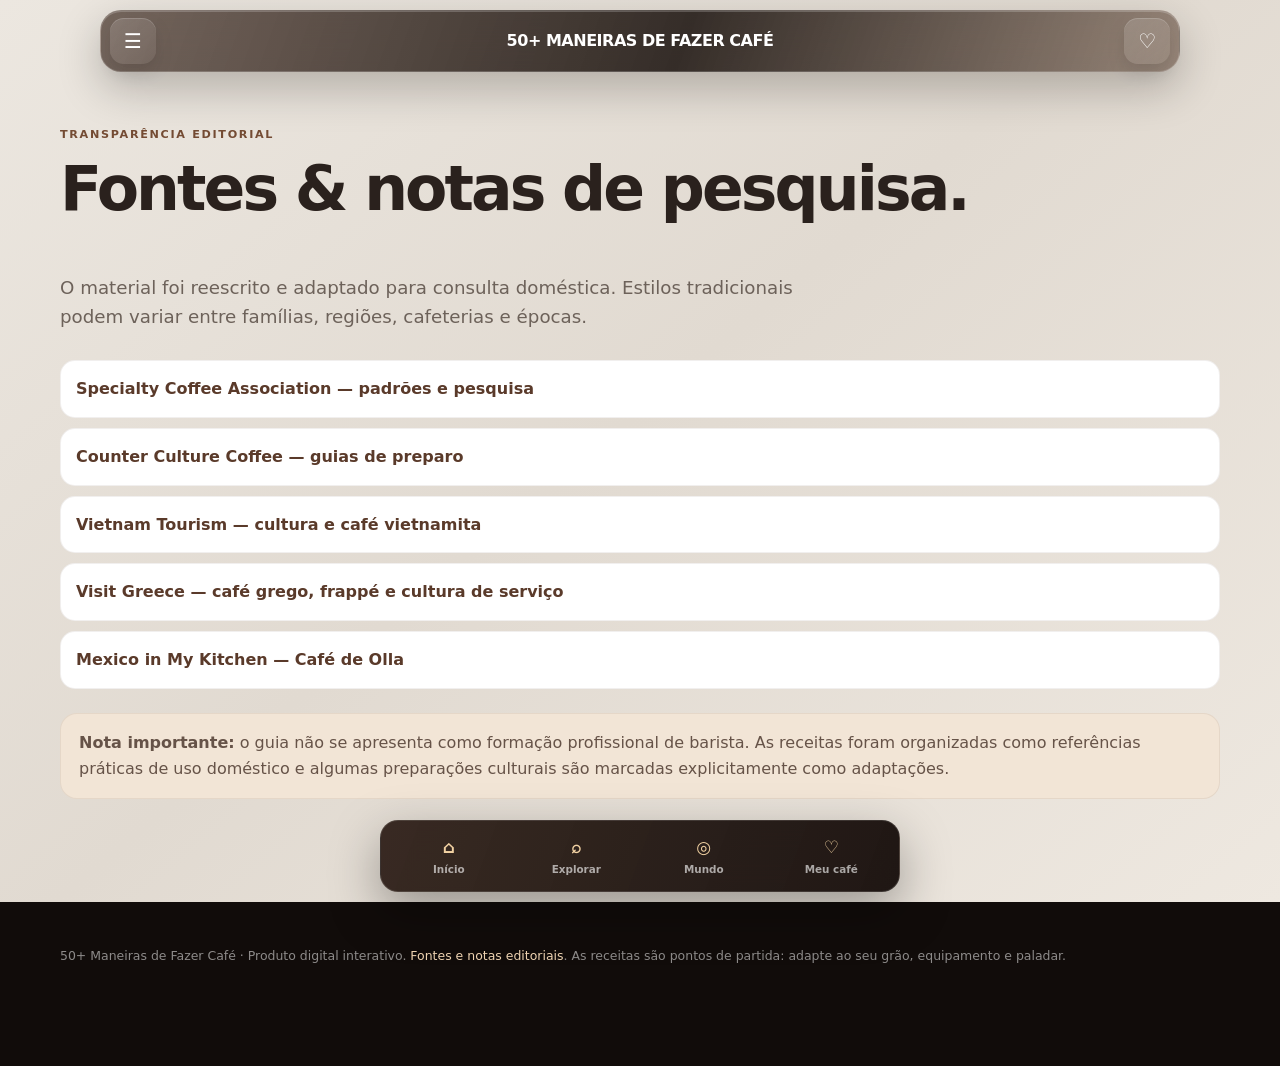
<file: fontes.html>
<!doctype html><html lang="pt-BR"><head><meta charset="utf-8"><meta name="viewport" content="width=device-width,initial-scale=1,viewport-fit=cover"><meta name="theme-color" content="#1b120e"><meta name="robots" content="noindex,nofollow"><title>Fontes & notas · 50+ Maneiras</title><meta name="description" content="Referências editoriais usadas na construção do guia."><link rel="manifest" href="manifest.webmanifest"><link rel="icon" href="assets/icons/icon.svg" type="image/svg+xml"><link rel="stylesheet" href="css/style.css"></head><body><header class="site-header"><div class="header-inner"><button class="header-btn" id="menuToggle" aria-label="Abrir menu"><span>☰</span></button><a class="brand" href="index.html">50+ MANEIRAS DE FAZER CAFÉ</a><a class="header-btn" href="favoritos.html" aria-label="Meu café"><span>♡</span></a></div></header><nav id="menu" class="menu"><a href="index.html">Início</a><a href="explorar.html">Explorar preparos</a><a href="mundo.html">Café pelo mundo</a><a href="favoritos.html">Meu café</a><a href="guia.html">Guia rápido</a><a href="fontes.html">Fontes & notas</a></nav>
<main class="section section-mineral" style="padding-top:120px;min-height:100vh"><div class="container"><span class="eyebrow">Transparência editorial</span><h2>Fontes & notas de pesquisa.</h2><p class="lead">O material foi reescrito e adaptado para consulta doméstica. Estilos tradicionais podem variar entre famílias, regiões, cafeterias e épocas.</p><div class="source-list" style="margin-top:28px"><a href="https://sca.coffee/research/coffee-standards" target="_blank" rel="noopener">Specialty Coffee Association — padrões e pesquisa</a><a href="https://counterculturecoffee.com/pages/brewing-guides" target="_blank" rel="noopener">Counter Culture Coffee — guias de preparo</a><a href="https://www.vietnam.travel/things-to-do/secret-art-vietnamese-coffee" target="_blank" rel="noopener">Vietnam Tourism — cultura e café vietnamita</a><a href="https://www.visitgreece.gr/en/blog/visit-greece/coffee-pleasure-the-greek-way" target="_blank" rel="noopener">Visit Greece — café grego, frappé e cultura de serviço</a><a href="https://www.mexicoinmykitchen.com/cafe-de-olla-recipe/" target="_blank" rel="noopener">Mexico in My Kitchen — Café de Olla</a></div><div class="notice" style="margin-top:24px"><strong>Nota importante:</strong> o guia não se apresenta como formação profissional de barista. As receitas foram organizadas como referências práticas de uso doméstico e algumas preparações culturais são marcadas explicitamente como adaptações.</div></div></main><footer class="footer"><div class="container">50+ Maneiras de Fazer Café · Produto digital interativo. <a href="fontes.html">Fontes e notas editoriais</a>. As receitas são pontos de partida: adapte ao seu grão, equipamento e paladar.</div></footer><nav class="bottom-nav"><a data-nav="inicio" href="index.html"><b>⌂</b>Início</a><a data-nav="explorar" href="explorar.html"><b>⌕</b>Explorar</a><a data-nav="mundo" href="mundo.html"><b>◎</b>Mundo</a><a data-nav="meu" href="favoritos.html"><b>♡</b>Meu café</a></nav><script src="js/data.js"></script><script src="js/common.js"></script><script>shell("")</script></body></html>
</file>
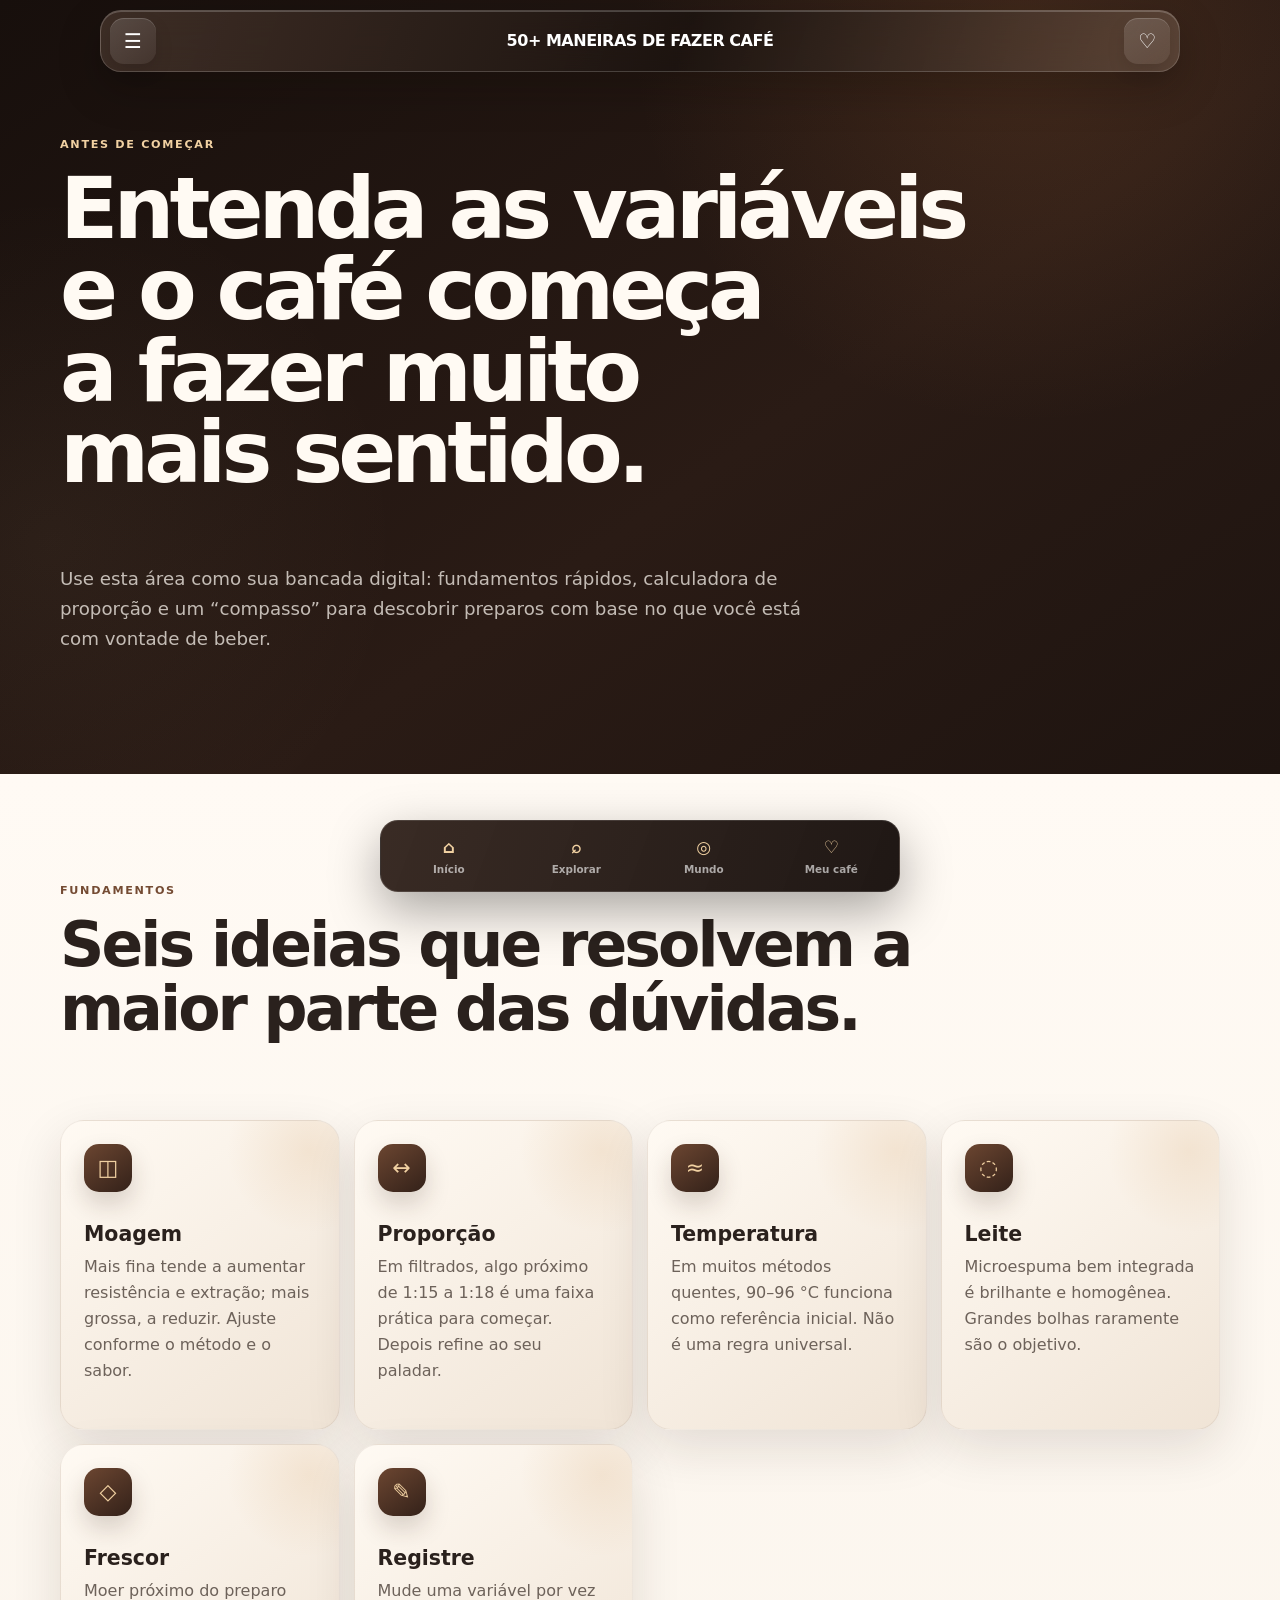
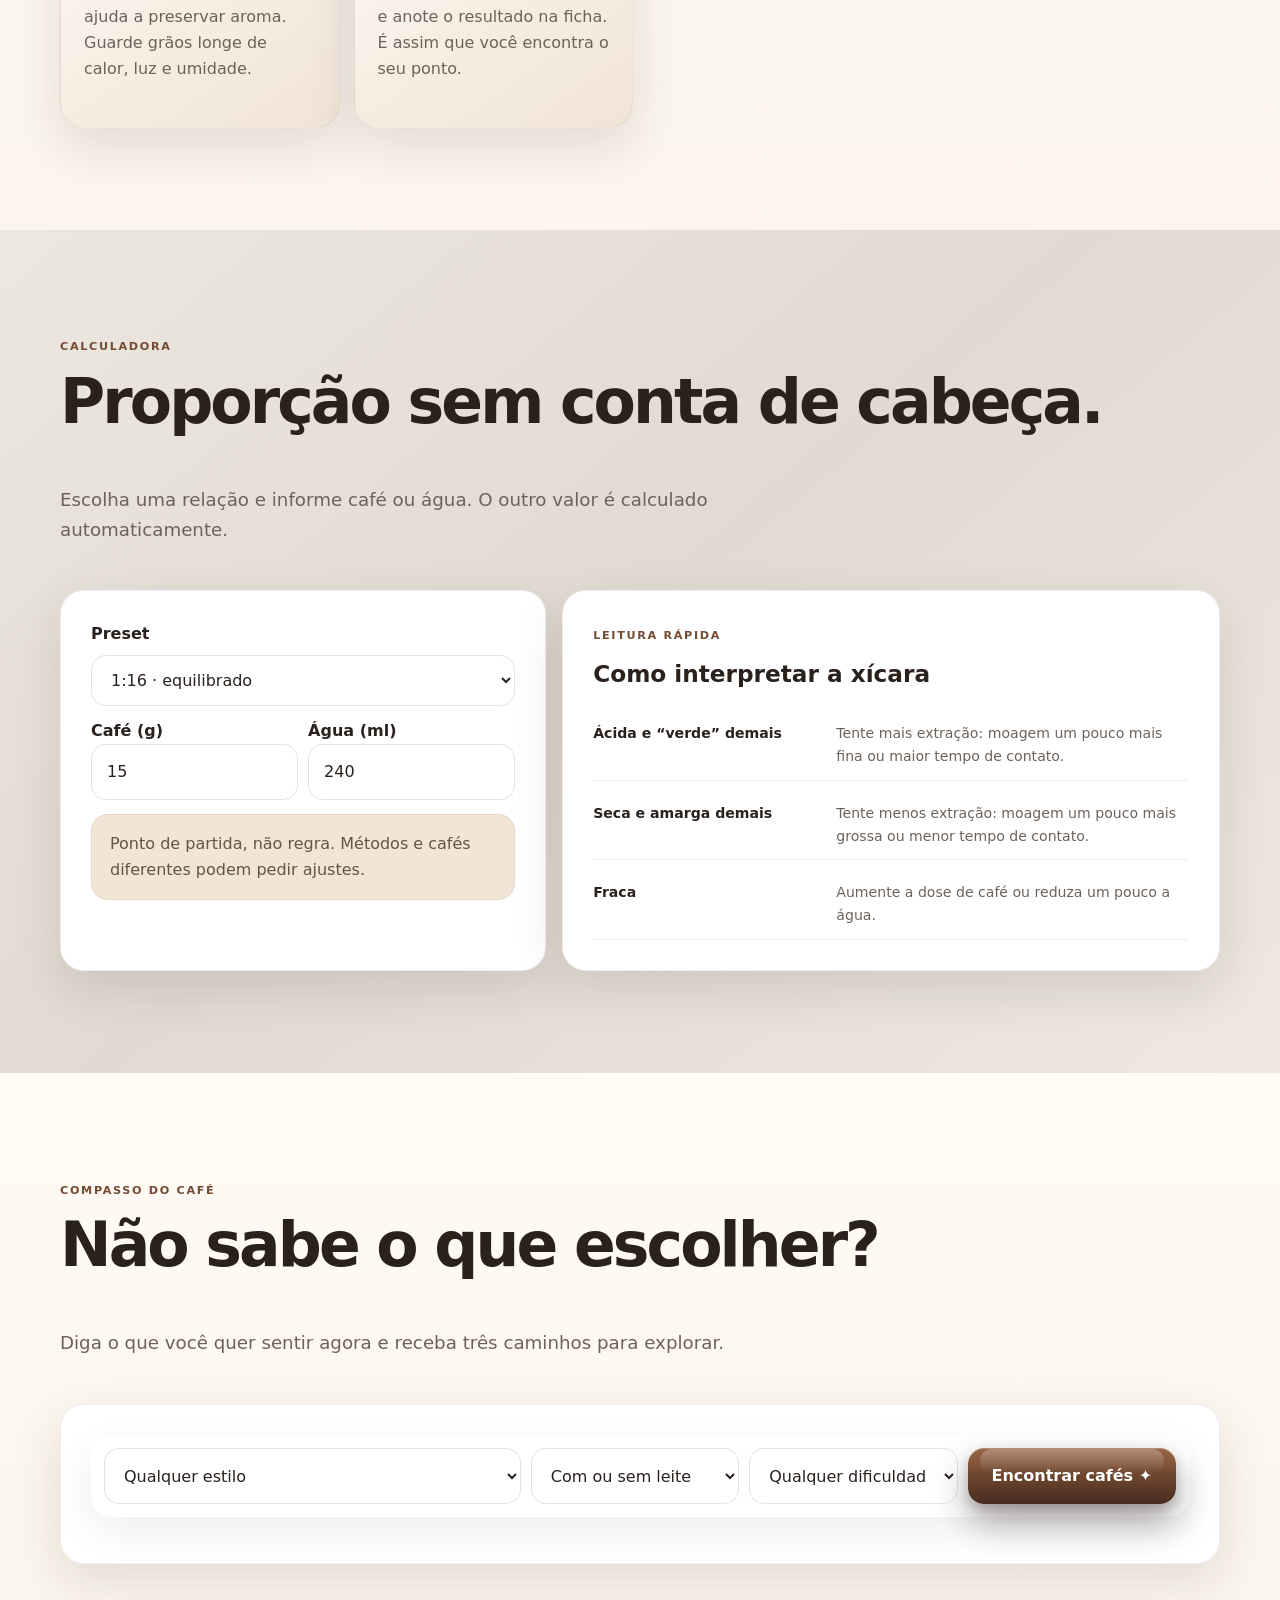
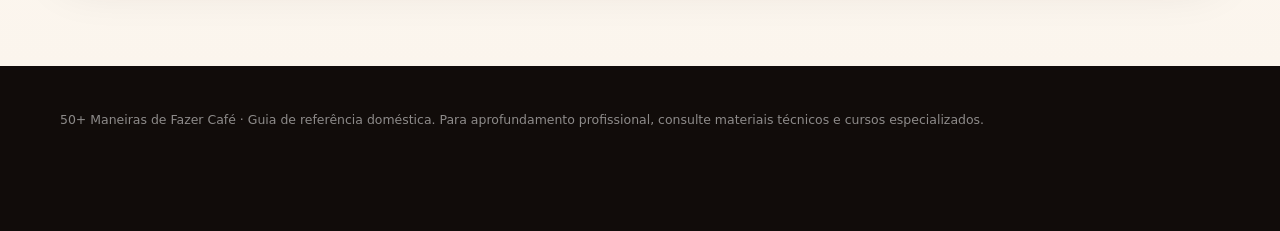
<file: guia.html>
<!doctype html><html lang="pt-BR"><head><meta charset="utf-8"><meta name="viewport" content="width=device-width,initial-scale=1,viewport-fit=cover"><meta name="theme-color" content="#1b120e"><meta name="robots" content="noindex,nofollow"><title>Guia rápido · 50+ Maneiras</title><meta name="description" content="Fundamentos, calculadora e atalhos para preparar melhor seu café."><link rel="manifest" href="manifest.webmanifest"><link rel="icon" href="assets/icons/icon.svg" type="image/svg+xml"><link rel="stylesheet" href="css/style.css"></head><body>
<header class="site-header"><div class="header-inner"><button class="header-btn" id="menuToggle" aria-label="Abrir menu" aria-expanded="false"><span>☰</span></button><a class="brand" href="index.html">50+ MANEIRAS DE FAZER CAFÉ</a><a class="header-btn" href="favoritos.html" aria-label="Meu café"><span>♡</span></a></div></header>
<nav id="menu" class="menu"><a href="index.html">Início</a><a href="explorar.html">Explorar preparos</a><a href="mundo.html">Café pelo mundo</a><a href="favoritos.html">Meu café</a><a href="guia.html">Guia rápido</a><a href="fontes.html">Fontes & notas</a></nav>
<main>
<section class="section section-dark" style="padding-top:130px"><div class="container"><span class="eyebrow">Antes de começar</span><h1 style="max-width:920px">Entenda as variáveis e o café começa a fazer muito mais sentido.</h1><p class="lead">Use esta área como sua bancada digital: fundamentos rápidos, calculadora de proporção e um “compasso” para descobrir preparos com base no que você está com vontade de beber.</p></div></section>

<section class="section section-light"><div class="container"><div class="section-head"><div><span class="eyebrow">Fundamentos</span><h2>Seis ideias que resolvem a maior parte das dúvidas.</h2></div></div><div class="intent-grid">
<div class="intent-card"><span class="intent-icon">◫</span><h3>Moagem</h3><p>Mais fina tende a aumentar resistência e extração; mais grossa, a reduzir. Ajuste conforme o método e o sabor.</p></div>
<div class="intent-card"><span class="intent-icon">↔</span><h3>Proporção</h3><p>Em filtrados, algo próximo de 1:15 a 1:18 é uma faixa prática para começar. Depois refine ao seu paladar.</p></div>
<div class="intent-card"><span class="intent-icon">≈</span><h3>Temperatura</h3><p>Em muitos métodos quentes, 90–96 °C funciona como referência inicial. Não é uma regra universal.</p></div>
<div class="intent-card"><span class="intent-icon">◌</span><h3>Leite</h3><p>Microespuma bem integrada é brilhante e homogênea. Grandes bolhas raramente são o objetivo.</p></div>
<div class="intent-card"><span class="intent-icon">◇</span><h3>Frescor</h3><p>Moer próximo do preparo ajuda a preservar aroma. Guarde grãos longe de calor, luz e umidade.</p></div>
<div class="intent-card"><span class="intent-icon">✎</span><h3>Registre</h3><p>Mude uma variável por vez e anote o resultado na ficha. É assim que você encontra o seu ponto.</p></div>
</div></div></section>

<section class="section section-mineral"><div class="container"><div class="section-head"><div><span class="eyebrow">Calculadora</span><h2>Proporção sem conta de cabeça.</h2><p class="lead">Escolha uma relação e informe café ou água. O outro valor é calculado automaticamente.</p></div></div>
<div class="content-grid two">
<section class="panel"><label style="font-weight:850">Preset</label><select id="ratioPreset" class="field" style="margin-top:8px"><option value="15">1:15 · mais intenso</option><option value="16" selected>1:16 · equilibrado</option><option value="17">1:17 · mais leve</option><option value="18">1:18 · bem leve</option></select><input id="ratioValue" type="hidden" value="16"><div style="display:grid;grid-template-columns:1fr 1fr;gap:10px;margin-top:12px"><label><strong>Café (g)</strong><input id="ratioCoffee" class="field" type="number" inputmode="decimal" value="15" min="1"></label><label><strong>Água (ml)</strong><input id="ratioWater" class="field" type="number" inputmode="decimal" value="240" min="1"></label></div><div class="notice" style="margin-top:14px">Ponto de partida, não regra. Métodos e cafés diferentes podem pedir ajustes.</div></section>
<section class="panel"><span class="eyebrow">Leitura rápida</span><h3 style="font-size:1.45rem">Como interpretar a xícara</h3><div class="trouble"><div><strong>Ácida e “verde” demais</strong><span>Tente mais extração: moagem um pouco mais fina ou maior tempo de contato.</span></div><div><strong>Seca e amarga demais</strong><span>Tente menos extração: moagem um pouco mais grossa ou menor tempo de contato.</span></div><div><strong>Fraca</strong><span>Aumente a dose de café ou reduza um pouco a água.</span></div></div></section>
</div></div></section>

<section class="section section-light"><div class="container"><div class="section-head"><div><span class="eyebrow">Compasso do café</span><h2>Não sabe o que escolher?</h2><p class="lead">Diga o que você quer sentir agora e receba três caminhos para explorar.</p></div></div>
<div class="panel"><div class="toolbar" style="margin-top:0"><select id="mood" class="field"><option value="">Qualquer estilo</option><option value="gelado">Algo refrescante</option><option value="intenso">Algo intenso</option><option value="doce">Algo doce</option><option value="mundo">Algo cultural/diferente</option></select><select id="milk" class="field"><option value="">Com ou sem leite</option><option value="sim">Quero com leite</option><option value="nao">Prefiro sem leite</option></select><select id="effort" class="field"><option value="">Qualquer dificuldade</option><option value="facil">Quero algo fácil</option></select><button id="compassGo" class="btn btn-primary">Encontrar cafés ✦</button></div><div id="compassOut" class="recipe-grid" style="margin-top:16px"></div></div>
</div></section>
</main>
<footer class="footer"><div class="container">50+ Maneiras de Fazer Café · Guia de referência doméstica. Para aprofundamento profissional, consulte materiais técnicos e cursos especializados.</div></footer>
<nav class="bottom-nav"><a data-nav="inicio" href="index.html"><b>⌂</b>Início</a><a data-nav="explorar" href="explorar.html"><b>⌕</b>Explorar</a><a data-nav="mundo" href="mundo.html"><b>◎</b>Mundo</a><a data-nav="meu" href="favoritos.html"><b>♡</b>Meu café</a></nav>
<script src="js/data.js"></script><script src="js/common.js"></script><script src="js/guide.js"></script></body></html>
</file>
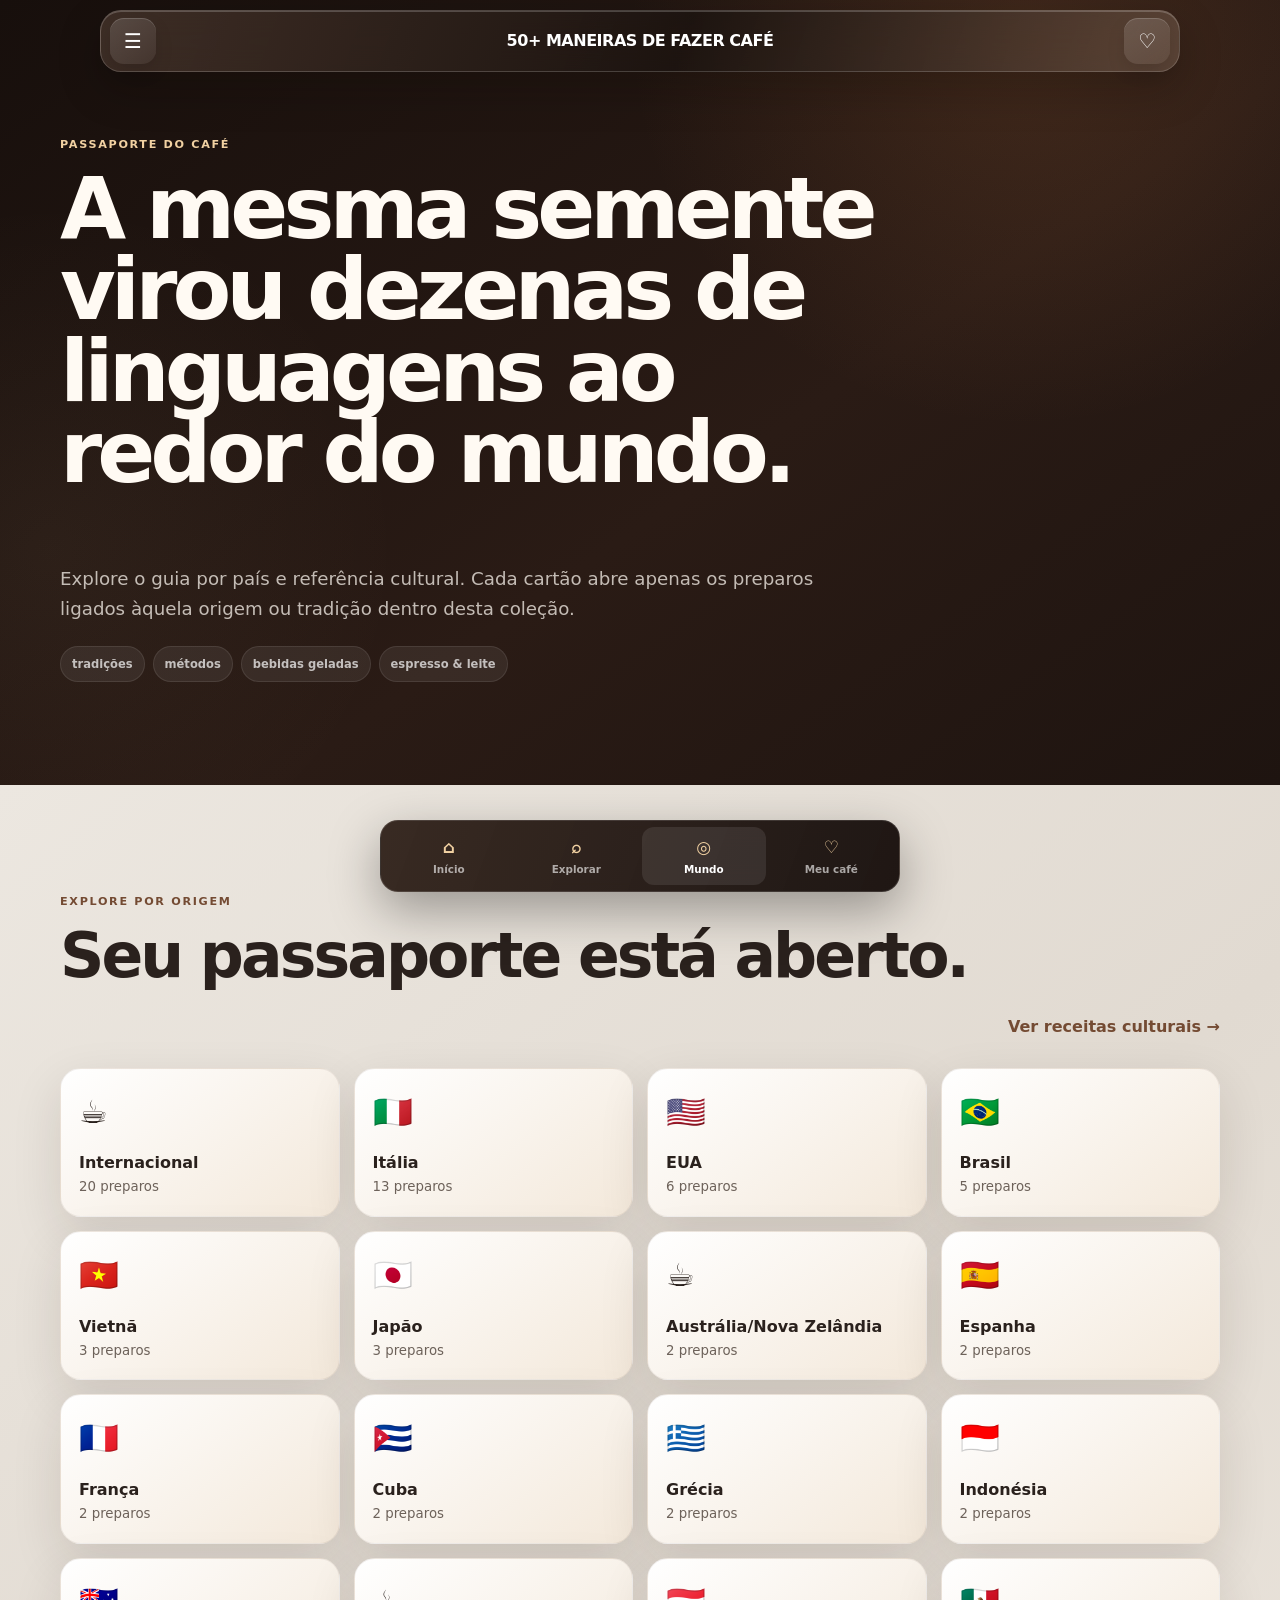
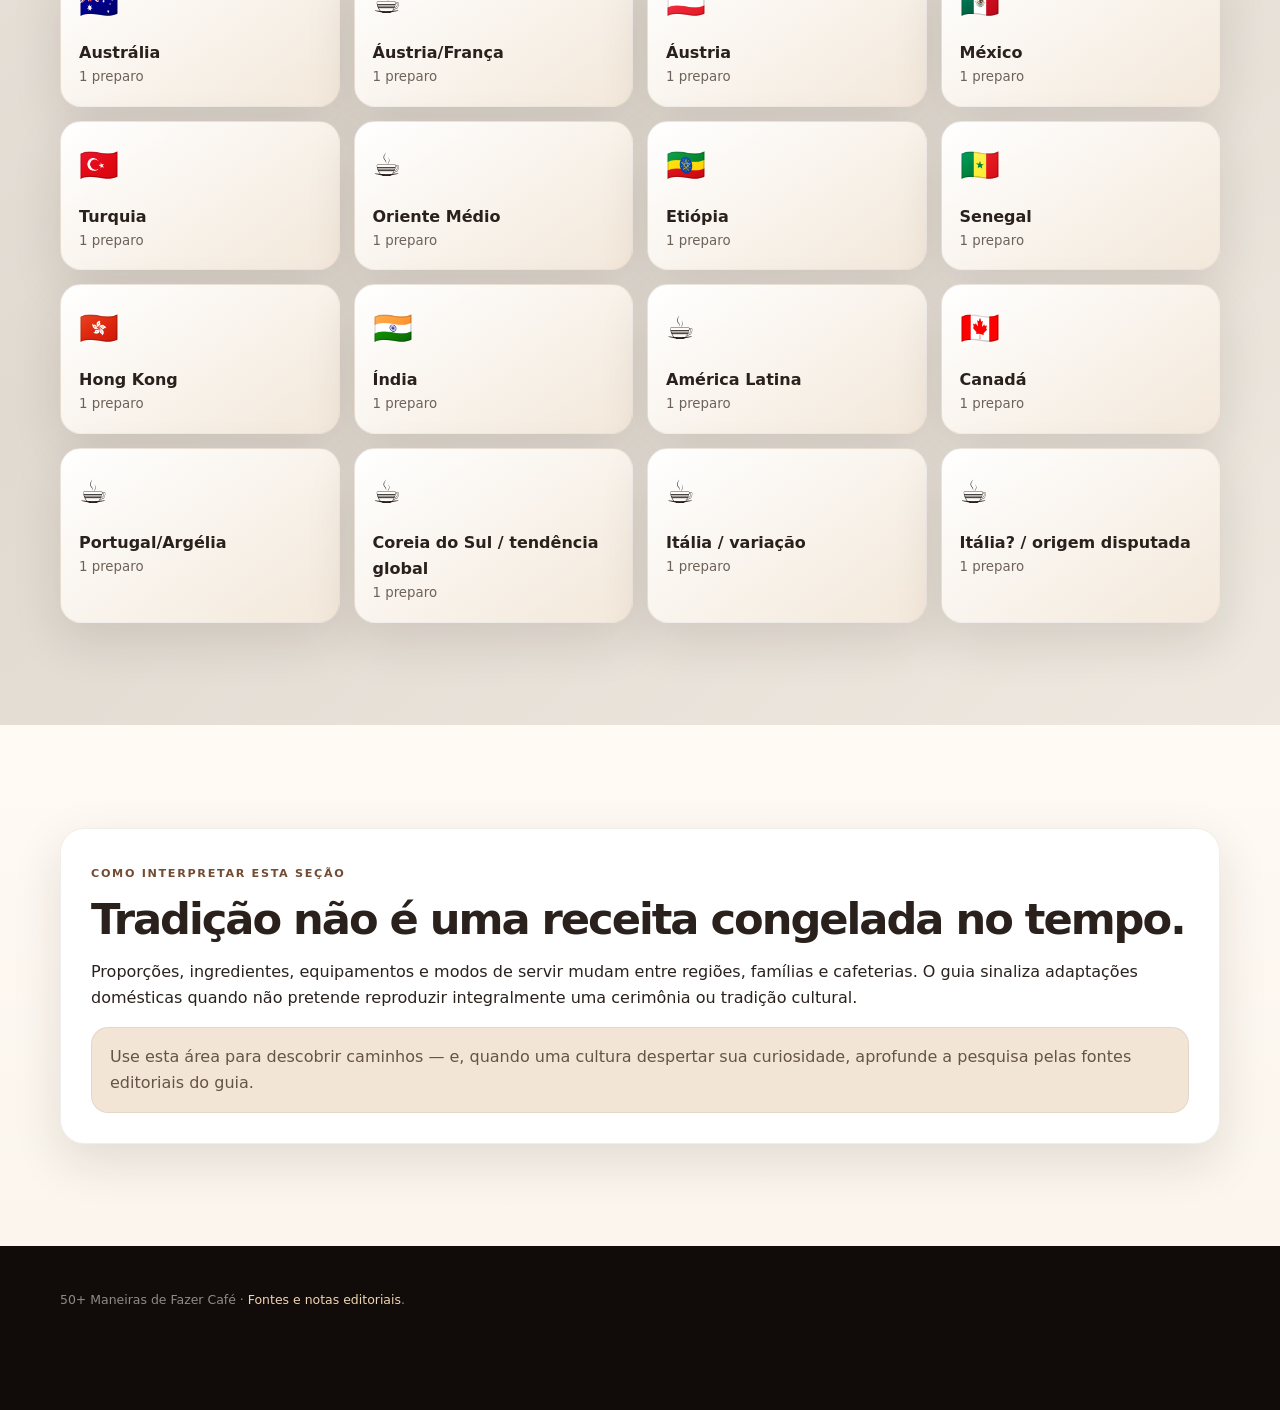
<file: mundo.html>
<!doctype html><html lang="pt-BR"><head><meta charset="utf-8"><meta name="viewport" content="width=device-width,initial-scale=1,viewport-fit=cover"><meta name="theme-color" content="#1b120e"><meta name="robots" content="noindex,nofollow"><title>Café pelo mundo · 50+ Maneiras</title><meta name="description" content="Explore preparos por país, tradição e referência cultural."><link rel="manifest" href="manifest.webmanifest"><link rel="icon" href="assets/icons/icon.svg" type="image/svg+xml"><link rel="stylesheet" href="css/style.css"></head><body>
<header class="site-header"><div class="header-inner"><button class="header-btn" id="menuToggle" aria-label="Abrir menu" aria-expanded="false"><span>☰</span></button><a class="brand" href="index.html">50+ MANEIRAS DE FAZER CAFÉ</a><a class="header-btn" href="favoritos.html" aria-label="Meu café"><span>♡</span></a></div></header>
<nav id="menu" class="menu"><a href="index.html">Início</a><a href="explorar.html">Explorar preparos</a><a href="mundo.html">Café pelo mundo</a><a href="favoritos.html">Meu café</a><a href="guia.html">Guia rápido</a><a href="fontes.html">Fontes & notas</a></nav>
<main>
<section class="section section-dark" style="padding-top:130px"><div class="container"><span class="eyebrow">Passaporte do café</span><h1 style="max-width:900px">A mesma semente virou dezenas de linguagens ao redor do mundo.</h1><p class="lead">Explore o guia por país e referência cultural. Cada cartão abre apenas os preparos ligados àquela origem ou tradição dentro desta coleção.</p><div class="hero-pills"><span>tradições</span><span>métodos</span><span>bebidas geladas</span><span>espresso & leite</span></div></div></section>
<section class="section section-mineral"><div class="container"><div class="section-head"><div><span class="eyebrow">Explore por origem</span><h2>Seu passaporte está aberto.</h2></div><a href="explorar.html?cat=Mundo">Ver receitas culturais →</a></div><div id="countries" class="country-grid"></div></div></section>
<section class="section section-light"><div class="container"><div class="panel"><span class="eyebrow">Como interpretar esta seção</span><h2 style="font-size:clamp(1.8rem,4vw,2.7rem)">Tradição não é uma receita congelada no tempo.</h2><p>Proporções, ingredientes, equipamentos e modos de servir mudam entre regiões, famílias e cafeterias. O guia sinaliza adaptações domésticas quando não pretende reproduzir integralmente uma cerimônia ou tradição cultural.</p><div class="notice">Use esta área para descobrir caminhos — e, quando uma cultura despertar sua curiosidade, aprofunde a pesquisa pelas fontes editoriais do guia.</div></div></div></section>
</main>
<footer class="footer"><div class="container">50+ Maneiras de Fazer Café · <a href="fontes.html">Fontes e notas editoriais</a>.</div></footer>
<nav class="bottom-nav"><a data-nav="inicio" href="index.html"><b>⌂</b>Início</a><a data-nav="explorar" href="explorar.html"><b>⌕</b>Explorar</a><a data-nav="mundo" href="mundo.html"><b>◎</b>Mundo</a><a data-nav="meu" href="favoritos.html"><b>♡</b>Meu café</a></nav>
<script src="js/data.js"></script><script src="js/common.js"></script><script src="js/world.js"></script></body></html>
</file>
<file: css/style.css>
:root{
  --coffee-1000:#130d0a;--coffee-950:#1b120e;--coffee-900:#271a14;--coffee-850:#312018;
  --coffee-800:#3b271d;--coffee-700:#5a3a2a;--coffee-600:#744b33;--bronze-500:#a66a3b;
  --bronze-400:#c08750;--bronze-300:#d9a86d;--gold-200:#f1d1a2;--cream-50:#fffaf3;
  --cream-100:#f8f0e6;--cream-150:#f2e8db;--stone-200:#dfd3c5;--stone-500:#8b7b70;
  --ink:#2a211d;--muted:#6d625a;--white:#fff;--shadow-soft:0 18px 50px rgba(43,27,18,.12);
  --shadow-deep:0 32px 90px rgba(23,13,8,.28);--radius-xl:34px;--radius-lg:28px;
  --radius-md:20px;--radius-sm:14px;--container:1160px;
}
*{box-sizing:border-box}html{scroll-behavior:smooth;scroll-padding-top:96px}
body{margin:0;min-width:320px;font-family:Inter,ui-sans-serif,system-ui,-apple-system,BlinkMacSystemFont,"Segoe UI",sans-serif;color:var(--ink);background:var(--cream-50);line-height:1.62;-webkit-font-smoothing:antialiased;text-rendering:optimizeLegibility}
body:before{content:"";position:fixed;inset:0;pointer-events:none;z-index:999;opacity:.07;background-image:radial-gradient(rgba(36,23,16,.5) .55px,transparent .55px);background-size:8px 8px;mix-blend-mode:multiply}
a{color:inherit;text-decoration:none}button,input,select,textarea{font:inherit}button{cursor:pointer}img{max-width:100%;height:auto;display:block}
h1,h2,h3,p{margin-top:0}h1,h2,h3{text-wrap:balance}h1{font-size:clamp(2.55rem,8vw,5.35rem);line-height:.95;letter-spacing:-.058em}h2{font-size:clamp(2rem,5.6vw,3.85rem);line-height:1.03;letter-spacing:-.047em}h3{line-height:1.18}.container{width:min(calc(100% - 28px),var(--container));margin-inline:auto}
.section{position:relative;padding:clamp(66px,8vw,104px) 0}.section-light{background:linear-gradient(180deg,#fffaf4 0%,#fbf5ed 100%)}.section-mineral{background:linear-gradient(140deg,#ece7e0 0%,#e1dad1 48%,#eee8e0 100%)}.section-dark{color:var(--cream-50);background:radial-gradient(circle at 80% 4%,rgba(170,104,58,.20),transparent 31%),radial-gradient(circle at 4% 70%,rgba(241,209,162,.05),transparent 26%),linear-gradient(145deg,#170f0c 0%,#2a1b15 58%,#1e1410 100%)}
.eyebrow{display:inline-flex;align-items:center;gap:8px;margin-bottom:14px;text-transform:uppercase;letter-spacing:.15em;font-size:.7rem;font-weight:900;color:var(--coffee-600)}.section-dark .eyebrow,.dark-panel .eyebrow{color:var(--gold-200)}.lead{font-size:clamp(1rem,2.3vw,1.14rem);color:var(--muted);max-width:760px}.section-dark .lead,.dark-panel .lead{color:rgba(255,250,243,.72)}
:focus-visible{outline:3px solid rgba(217,168,109,.7);outline-offset:3px}

/* chrome */
.site-header{position:fixed;top:10px;left:0;right:0;z-index:100;pointer-events:none}.header-inner{pointer-events:auto;width:min(calc(100% - 20px),1080px);margin:auto;min-height:62px;padding:7px 9px;border-radius:21px;display:grid;grid-template-columns:46px 1fr 46px;align-items:center;background:linear-gradient(110deg,rgba(74,56,47,.74),rgba(28,20,16,.88) 54%,rgba(108,86,72,.65));border:1px solid rgba(255,255,255,.18);box-shadow:0 16px 44px rgba(13,8,6,.24),inset 0 1px 0 rgba(255,255,255,.2);backdrop-filter:blur(18px) saturate(130%);-webkit-backdrop-filter:blur(18px) saturate(130%)}
.brand{justify-self:center;color:#fff;font-weight:900;letter-spacing:-.03em;white-space:nowrap}.header-btn{width:46px;height:46px;border:0;border-radius:14px;display:grid;place-items:center;color:#fff;background:linear-gradient(145deg,rgba(255,255,255,.14),rgba(255,255,255,.05));box-shadow:inset 0 1px 0 rgba(255,255,255,.16),0 8px 18px rgba(0,0,0,.12)}.header-btn span{font-size:20px}.menu{position:fixed;z-index:120;top:82px;left:12px;right:12px;max-width:430px;padding:16px;border-radius:22px;background:linear-gradient(155deg,#1a110e,#35231a);color:#fff;box-shadow:var(--shadow-deep);transform:translateY(-12px) scale(.98);opacity:0;pointer-events:none;transition:.22s}.menu.open{transform:none;opacity:1;pointer-events:auto}.menu a{display:flex;justify-content:space-between;padding:13px 8px;border-bottom:1px solid rgba(255,255,255,.08);font-weight:780}.menu a:last-child{border:0}.menu a:after{content:"→";color:var(--gold-200)}
.bottom-nav{position:fixed;z-index:95;left:8px;right:8px;bottom:calc(8px + env(safe-area-inset-bottom));display:grid;grid-template-columns:repeat(4,1fr);gap:4px;padding:6px;border-radius:18px;background:linear-gradient(110deg,rgba(45,30,23,.94),rgba(24,16,13,.97));border:1px solid rgba(255,255,255,.12);box-shadow:0 18px 50px rgba(0,0,0,.34);backdrop-filter:blur(15px)}.bottom-nav a{color:rgba(255,255,255,.62);text-align:center;padding:7px 3px;border-radius:12px;font-size:.65rem;font-weight:780}.bottom-nav b{display:block;font-size:17px;color:#f1d1a2}.bottom-nav a.active{background:rgba(255,255,255,.09);color:#fff}
.footer{padding:44px 0 108px;background:#110c0a;color:rgba(255,255,255,.52);font-size:.78rem}.footer a{color:#f0d5b3}

/* buttons */
.btn{min-height:54px;padding:15px 20px;border:0;border-radius:16px;font-weight:900;display:inline-flex;align-items:center;justify-content:center;gap:8px;transition:.18s;position:relative;overflow:hidden}.btn:before{content:"";position:absolute;inset:1px 12px auto;height:42%;border-radius:inherit;background:linear-gradient(180deg,rgba(255,255,255,.25),transparent)}.btn-primary{color:#fff;background:linear-gradient(180deg,#9a6846 0%,#6f472f 48%,#482b20 100%);box-shadow:0 18px 36px rgba(22,12,8,.34),0 6px 14px rgba(22,12,8,.2),inset 0 1px 0 rgba(255,255,255,.28)}.btn-secondary{color:#fff;background:rgba(255,255,255,.08);border:1px solid rgba(255,255,255,.14)}.btn-light{color:var(--coffee-900);background:linear-gradient(180deg,#fffaf3,#efe2d2);box-shadow:0 14px 30px rgba(0,0,0,.16)}.btn:hover{transform:translateY(-2px);filter:brightness(1.05)}.mini-btn{border:1px solid rgba(55,42,33,.12);background:#fff;border-radius:13px;padding:11px 13px;font-weight:800;color:var(--coffee-700)}.mini-btn.active{background:var(--coffee-800);color:#fff}

/* premium home */
.home-hero{min-height:100svh;padding:112px 0 72px;display:grid;align-items:center;overflow:hidden}.home-grid{display:grid;gap:28px;align-items:center}.home-copy h1{color:#fff;max-width:820px}.hero-actions{display:flex;gap:10px;flex-wrap:wrap;margin-top:25px}.hero-pills{display:flex;flex-wrap:wrap;gap:8px;margin-top:22px}.hero-pills span{padding:8px 11px;border-radius:999px;background:rgba(255,255,255,.07);border:1px solid rgba(255,255,255,.09);font-size:.72rem;color:rgba(255,255,255,.7);font-weight:800}.home-visual{position:relative;min-height:490px;display:grid;place-items:center}.home-book{width:min(88%,470px);filter:drop-shadow(0 38px 52px rgba(0,0,0,.4));transform:perspective(1100px) rotateY(-6deg) rotateX(1deg);z-index:3}.home-bean{position:absolute;width:185px;filter:drop-shadow(0 20px 24px rgba(0,0,0,.4));opacity:.88}.home-bean.a{left:2%;bottom:8%;transform:rotate(-18deg)}.home-bean.b{right:-1%;top:8%;transform:rotate(26deg) scale(.8)}.home-ring{position:absolute;width:min(86%,480px);aspect-ratio:1;border-radius:50%;border:1px solid rgba(255,255,255,.08);box-shadow:0 0 80px rgba(192,135,80,.14),inset 0 0 80px rgba(192,135,80,.07)}.dashboard-strip{margin-top:-32px;position:relative;z-index:5}.dashboard-card{border-radius:28px;padding:18px;background:linear-gradient(145deg,rgba(255,255,255,.92),rgba(248,240,230,.86));border:1px solid rgba(255,255,255,.86);box-shadow:0 22px 60px rgba(43,27,18,.18);backdrop-filter:blur(12px);display:grid;gap:14px}.dashboard-top{display:grid;grid-template-columns:auto 1fr;gap:16px;align-items:center}.progress-ring{--p:0deg;width:74px;height:74px;border-radius:50%;display:grid;place-items:center;background:conic-gradient(var(--bronze-400) var(--p),#e7dccf 0);position:relative}.progress-ring:before{content:"";position:absolute;inset:8px;border-radius:50%;background:#fffaf3}.progress-ring span{position:relative;font-weight:950;color:var(--coffee-800)}.dashboard-copy strong{display:block;font-size:1.05rem}.dashboard-copy small{color:var(--muted)}.dashboard-stats{display:grid;grid-template-columns:repeat(3,1fr);gap:8px}.dashboard-stat{padding:11px 8px;border-radius:14px;background:#fff;border:1px solid rgba(75,52,38,.07);text-align:center}.dashboard-stat strong{display:block;font-size:1.1rem;color:var(--coffee-700)}.dashboard-stat span{font-size:.66rem;color:var(--muted)}.progress{height:9px;border-radius:999px;background:#ded2c5;overflow:hidden}.progress i{display:block;height:100%;width:0;background:linear-gradient(90deg,var(--coffee-700),var(--bronze-400))}
.resume-card{display:grid;grid-template-columns:46px 1fr auto;gap:12px;align-items:center;padding:15px;border-radius:18px;background:linear-gradient(145deg,#2a1b15,#3b271d);color:#fff;box-shadow:var(--shadow-soft)}.resume-icon{width:46px;height:46px;border-radius:14px;display:grid;place-items:center;background:rgba(255,255,255,.08);color:var(--gold-200);font-size:21px}.resume-card small{display:block;color:rgba(255,255,255,.55)}.resume-card strong{display:block}.resume-card b{color:var(--gold-200);font-size:1.2rem}
.featured-recipe{display:grid;grid-template-columns:1fr auto;gap:18px;align-items:center;padding:clamp(22px,4vw,38px);border-radius:30px;background:radial-gradient(circle at 92% 8%,rgba(217,168,109,.24),transparent 28%),linear-gradient(145deg,#201510,#38251b);color:#fff;box-shadow:var(--shadow-deep);overflow:hidden}.featured-recipe h3{font-size:clamp(1.8rem,4vw,3rem);margin-bottom:8px}.featured-recipe p{color:rgba(255,255,255,.68);max-width:650px}.featured-meta{display:flex;gap:10px;flex-wrap:wrap;color:rgba(255,255,255,.58);font-size:.76rem}.featured-orb{width:110px;height:110px;border-radius:50%;display:grid;place-items:center;background:radial-gradient(circle at 35% 30%,#b77a4f,#4b2d20 64%,#21140f);box-shadow:inset 0 1px 0 rgba(255,255,255,.2),0 18px 34px rgba(0,0,0,.27)}.featured-orb span{font-size:42px;filter:drop-shadow(0 8px 14px rgba(0,0,0,.25))}
.section-head{display:flex;align-items:end;justify-content:space-between;gap:18px;margin-bottom:28px}.section-head a{font-weight:850;color:var(--coffee-600);white-space:nowrap}

/* discover cards */
.intent-grid{display:grid;gap:14px}.intent-card{position:relative;min-height:235px;padding:23px;border-radius:24px;overflow:hidden;background:linear-gradient(145deg,#fffaf3,#f0e4d6);box-shadow:var(--shadow-soft);border:1px solid rgba(75,52,38,.08);display:flex;flex-direction:column;transition:.2s}.intent-card:hover{transform:translateY(-3px)}.intent-card:before{content:"";position:absolute;width:170px;height:170px;border-radius:50%;right:-55px;top:-55px;background:radial-gradient(circle,#d7a56d,transparent 68%);opacity:.18}.intent-icon{width:48px;height:48px;border-radius:15px;display:grid;place-items:center;background:linear-gradient(145deg,#6c4631,#332119);color:var(--gold-200);font-size:22px;box-shadow:0 12px 24px rgba(58,34,22,.18)}.intent-card h3{font-size:1.28rem;margin:30px 0 8px}.intent-card p{color:var(--muted);margin-bottom:22px}.intent-card strong{margin-top:auto;color:var(--coffee-600)}

/* cards & explorer */
.app-cards,.recipe-grid,.country-grid,.quick-grid{display:grid;gap:14px}.recipe-grid{grid-template-columns:1fr}.recipe-card{position:relative;padding:20px;min-height:300px;border-radius:24px;background:rgba(255,255,255,.82);border:1px solid rgba(75,52,38,.08);box-shadow:var(--shadow-soft);display:flex;flex-direction:column;overflow:hidden;transition:.2s}.recipe-card:hover{transform:translateY(-3px);box-shadow:0 24px 58px rgba(43,27,18,.15)}.recipe-card-hit{position:absolute;inset:0;z-index:1}.recipe-visual{height:96px;margin:-20px -20px 16px;display:grid;place-items:center;position:relative;overflow:hidden;background:radial-gradient(circle at 70% 20%,rgba(217,168,109,.28),transparent 35%),linear-gradient(145deg,#2b1b15,#4a3022)}.recipe-visual span{font-size:38px;position:relative;z-index:2;filter:drop-shadow(0 12px 20px rgba(0,0,0,.28))}.recipe-visual i{position:absolute;width:130px;height:130px;border:1px solid rgba(255,255,255,.08);border-radius:50%}.topline{display:flex;justify-content:space-between;gap:8px;position:relative;z-index:3}.tag{display:inline-flex;padding:6px 9px;border-radius:999px;background:#efe2d2;color:#68452f;font-size:.69rem;font-weight:850}.heart{position:relative;z-index:4;border:0;background:#fff;width:36px;height:36px;border-radius:12px;font-size:20px;color:var(--coffee-700);box-shadow:0 8px 18px rgba(52,35,24,.08)}.heart.is-on{background:#3a251b;color:#f1d1a2}.recipe-card h3{font-size:1.38rem;margin:17px 0 8px;position:relative;z-index:2}.recipe-card p{color:var(--muted);font-size:.88rem;position:relative;z-index:2}.recipe-meta{display:flex;gap:9px;flex-wrap:wrap;margin-top:auto;padding-top:17px;color:#7b6b60;font-size:.72rem;position:relative;z-index:2}.card-open{display:flex;align-items:center;justify-content:space-between;margin-top:14px;padding-top:13px;border-top:1px solid rgba(64,44,31,.08);color:var(--coffee-700);font-size:.78rem;font-weight:900;position:relative;z-index:2}.recipe-card-compact{min-height:280px}
.toolbar{display:grid;gap:10px;margin:24px 0 14px;padding:12px;border-radius:20px;background:rgba(255,255,255,.52);border:1px solid rgba(255,255,255,.7);box-shadow:0 14px 40px rgba(51,35,25,.07);backdrop-filter:blur(10px)}.field{width:100%;border:1px solid rgba(54,38,28,.12);background:rgba(255,255,255,.9);border-radius:15px;padding:14px 15px;color:var(--ink);outline:none}.field:focus{border-color:var(--bronze-400);box-shadow:0 0 0 4px rgba(192,135,80,.13)}.chips{display:flex;gap:8px;overflow:auto;padding:2px 0 12px;scrollbar-width:none}.chip{white-space:nowrap;border:1px solid rgba(54,38,28,.12);background:#fff;border-radius:999px;padding:9px 12px;font-weight:780;color:#665247}.chip.on{background:var(--coffee-900);color:#fff;border-color:var(--coffee-900)}
.empty{grid-column:1/-1;text-align:center;padding:48px 20px;color:var(--muted)}.premium-empty{display:grid;justify-items:center;gap:10px;background:rgba(255,255,255,.6);border:1px dashed rgba(86,59,40,.16);border-radius:22px}.premium-empty strong{color:var(--ink);font-size:1.05rem}

/* detail */
.detail-wrap{padding:112px 0 88px}.detail-hero{display:grid;gap:18px}.dark-panel{padding:clamp(24px,5vw,48px);border-radius:30px;color:#fff;background:radial-gradient(circle at 90% 10%,rgba(205,148,90,.18),transparent 30%),linear-gradient(145deg,#201510,#38251b);box-shadow:var(--shadow-deep);position:relative;overflow:hidden}.dark-panel h1{font-size:clamp(2.6rem,7vw,5.15rem);margin-bottom:18px}.detail-bean{position:absolute;width:170px;right:-42px;bottom:-55px;opacity:.30;transform:rotate(24deg)}.facts{display:grid;grid-template-columns:repeat(2,1fr);gap:10px}.fact{padding:15px;border-radius:16px;background:rgba(255,255,255,.78);border:1px solid rgba(75,52,38,.08);box-shadow:0 10px 28px rgba(44,29,19,.07)}.fact small{display:block;color:var(--muted);font-size:.66rem;text-transform:uppercase;letter-spacing:.09em}.fact strong{display:block;margin-top:3px;font-size:.9rem}.content-grid{display:grid;gap:16px;margin-top:16px}.panel{padding:clamp(20px,4vw,30px);border-radius:24px;background:#fff;border:1px solid rgba(75,52,38,.08);box-shadow:var(--shadow-soft)}.panel h2{font-size:clamp(1.65rem,5vw,2.4rem);margin-bottom:18px}.ingredients{list-style:none;padding:0;margin:0}.ingredients label{display:flex;gap:12px;align-items:flex-start;padding:12px 0;border-bottom:1px solid rgba(55,42,33,.09)}.ingredients input{accent-color:var(--coffee-600);margin-top:5px}.ingredients input:checked+span{text-decoration:line-through;color:#9b8f86}.steps{counter-reset:step;display:grid;gap:12px}.step{position:relative;padding:17px 16px 17px 58px;border-radius:18px;background:linear-gradient(145deg,#f8f0e6,#fffaf3);border:1px solid rgba(75,52,38,.07)}.step:before{counter-increment:step;content:counter(step);position:absolute;left:15px;top:15px;width:30px;height:30px;border-radius:10px;background:var(--coffee-800);color:var(--gold-200);display:grid;place-items:center;font-weight:900}.tip{padding:17px;border-left:4px solid var(--bronze-400);border-radius:0 16px 16px 0;background:#f3e6d8;color:#59483d}.trouble{display:grid;gap:9px}.trouble div{display:grid;grid-template-columns:.8fr 1.2fr;gap:8px;padding:12px 0;border-bottom:1px solid rgba(55,42,33,.08)}.trouble strong{font-size:.88rem}.trouble span{font-size:.88rem;color:var(--muted)}.guide-actions{display:flex;gap:9px;flex-wrap:wrap}.notes{min-height:120px;resize:vertical}.timer{display:flex;gap:8px;align-items:center;flex-wrap:wrap}.timer-display{font-variant-numeric:tabular-nums;font-size:2rem;font-weight:950;letter-spacing:-.04em;color:var(--coffee-700)}
.recipe-nav{display:flex;justify-content:space-between;gap:10px;margin-top:16px}.recipe-nav a{flex:1;padding:14px;border-radius:15px;background:#fff;border:1px solid rgba(75,52,38,.08);font-size:.78rem;font-weight:850;color:var(--coffee-700)}.recipe-nav a:last-child{text-align:right}

/* world / profile */
.country-grid{grid-template-columns:repeat(2,1fr)}.country-card{position:relative;overflow:hidden;padding:18px;border-radius:21px;background:linear-gradient(145deg,#fff,#f3e8da);border:1px solid rgba(75,52,38,.08);box-shadow:var(--shadow-soft);transition:.2s}.country-card:hover{transform:translateY(-3px)}.country-card .flag{font-size:2rem}.country-card strong{display:block;margin-top:12px}.country-card small{display:block;color:var(--muted)}.profile-hero{display:grid;gap:18px;margin:24px 0}.profile-card{padding:24px;border-radius:26px;background:linear-gradient(145deg,#221711,#3b271d);color:#fff;box-shadow:var(--shadow-deep)}.profile-card .progress{background:rgba(255,255,255,.12);margin-top:16px}.profile-card .progress i{background:linear-gradient(90deg,var(--gold-200),var(--bronze-400))}.profile-stats{display:grid;grid-template-columns:repeat(3,1fr);gap:9px;margin-top:15px}.profile-stats div{padding:12px 8px;border-radius:14px;background:rgba(255,255,255,.07);text-align:center}.profile-stats strong{display:block;color:var(--gold-200);font-size:1.15rem}.profile-stats span{font-size:.65rem;color:rgba(255,255,255,.56)}

/* misc */
.source-list{display:grid;gap:10px}.source-list a{padding:15px;border-radius:15px;background:#fff;border:1px solid rgba(75,52,38,.08);color:var(--coffee-700);font-weight:800}.notice{padding:16px 18px;border-radius:17px;background:#f2e5d6;color:#665348;border:1px solid rgba(75,52,38,.08)}
.mode-modal{position:fixed;inset:0;z-index:200;background:rgba(11,7,5,.76);backdrop-filter:blur(10px);display:none;place-items:center;padding:18px}.mode-modal.open{display:grid}.mode-card{width:min(620px,100%);border-radius:28px;background:var(--cream-50);padding:24px;box-shadow:var(--shadow-deep)}.mode-card .step{min-height:140px}.mode-head{display:flex;justify-content:space-between;gap:10px;align-items:center}.mode-close{border:0;background:#eadccc;width:40px;height:40px;border-radius:12px;font-size:20px}.mode-controls{display:flex;justify-content:space-between;gap:10px;margin-top:18px}
.app-toast{position:fixed;z-index:300;left:50%;bottom:96px;transform:translate(-50%,16px);padding:11px 15px;border-radius:999px;background:#211611;color:#fff;box-shadow:0 14px 34px rgba(0,0,0,.25);opacity:0;pointer-events:none;transition:.2s;font-size:.78rem;font-weight:800}.app-toast.show{opacity:1;transform:translate(-50%,0)}
.reveal{opacity:0;transform:translateY(16px);transition:opacity .55s ease,transform .55s ease}.reveal.visible{opacity:1;transform:none}

@media(min-width:720px){
  .intent-grid{grid-template-columns:repeat(2,1fr)}.recipe-grid{grid-template-columns:repeat(2,1fr)}.toolbar{grid-template-columns:2fr repeat(3,1fr)}.quick-grid{grid-template-columns:repeat(3,1fr)}.country-grid{grid-template-columns:repeat(3,1fr)}.facts{grid-template-columns:repeat(4,1fr)}.content-grid.two{grid-template-columns:.85fr 1.15fr}.bottom-nav{left:50%;right:auto;transform:translateX(-50%);width:520px}.footer{padding-bottom:100px}.dashboard-card{grid-template-columns:1.1fr .9fr;align-items:center}.dashboard-stats{grid-template-columns:repeat(3,1fr)}
}
@media(min-width:940px){
  .home-grid{grid-template-columns:1.02fr .98fr}.intent-grid{grid-template-columns:repeat(4,1fr)}.recipe-grid{grid-template-columns:repeat(3,1fr)}.detail-hero{grid-template-columns:1.15fr .85fr}.facts{grid-template-columns:repeat(2,1fr);align-content:start}.content-grid.main{grid-template-columns:.75fr 1.25fr}.country-grid{grid-template-columns:repeat(4,1fr)}.profile-hero{grid-template-columns:1fr .72fr}
}
@media(max-width:719px){
  .site-header{top:7px}.header-inner{min-height:56px;grid-template-columns:42px 1fr 42px;border-radius:18px}.header-btn{width:42px;height:42px;border-radius:12px}.brand{font-size:.82rem;max-width:62vw;overflow:hidden;text-overflow:ellipsis}.home-hero{padding-top:94px;align-items:start}.home-visual{min-height:385px}.home-book{width:min(84%,350px)}.home-bean{width:130px}.dashboard-strip{margin-top:-18px}.section{padding:62px 0}.section-head{align-items:start;flex-direction:column;gap:6px}.toolbar{grid-template-columns:1fr 1fr}.toolbar .search{grid-column:1/-1}.recipe-grid{grid-template-columns:1fr}.detail-wrap{padding-top:90px}.dark-panel{border-radius:24px}.content-grid{grid-template-columns:1fr}.country-grid{grid-template-columns:1fr 1fr}.trouble div{grid-template-columns:1fr}.featured-recipe{grid-template-columns:1fr}.featured-orb{width:86px;height:86px}.footer{padding-bottom:105px}
}
@media(max-width:390px){.country-grid{grid-template-columns:1fr}.dashboard-stats{grid-template-columns:repeat(3,1fr)}}
@media(prefers-reduced-motion:reduce){*{scroll-behavior:auto!important;transition:none!important}.reveal{opacity:1;transform:none}}
</file>
